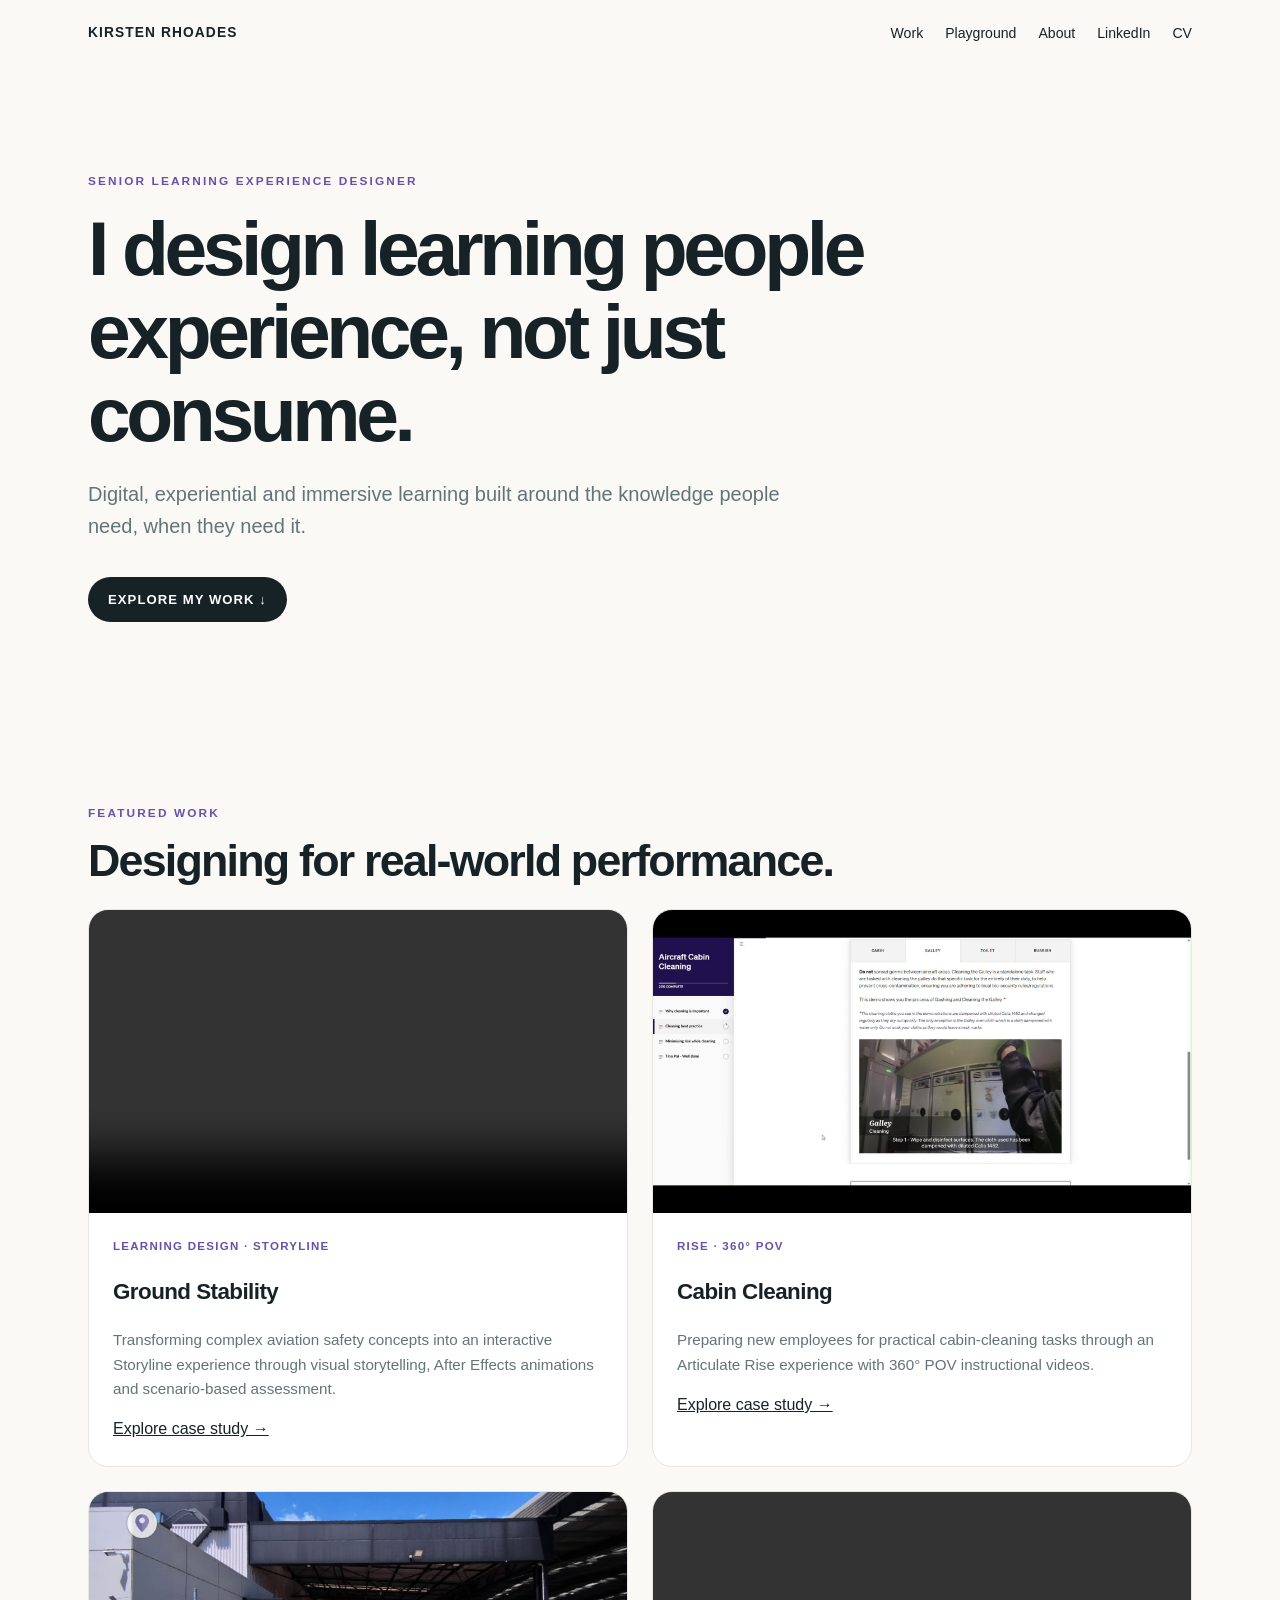
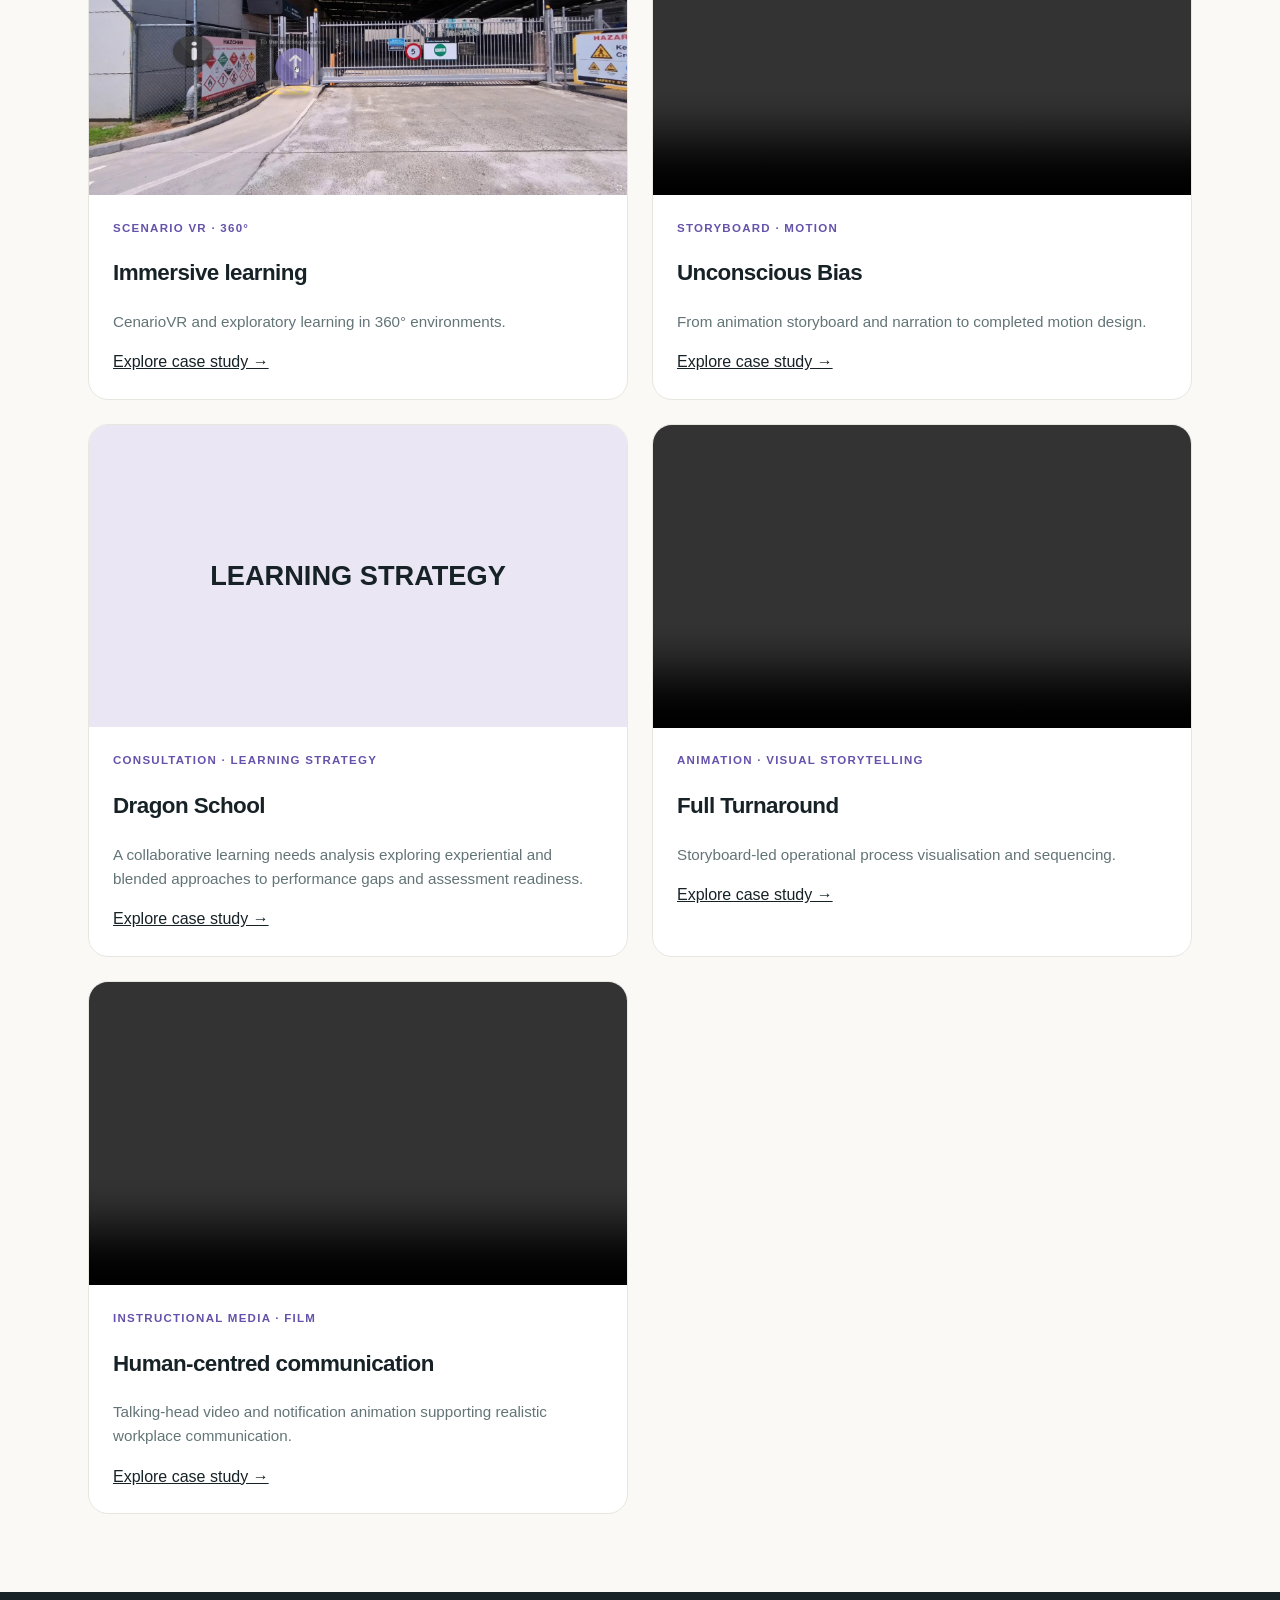
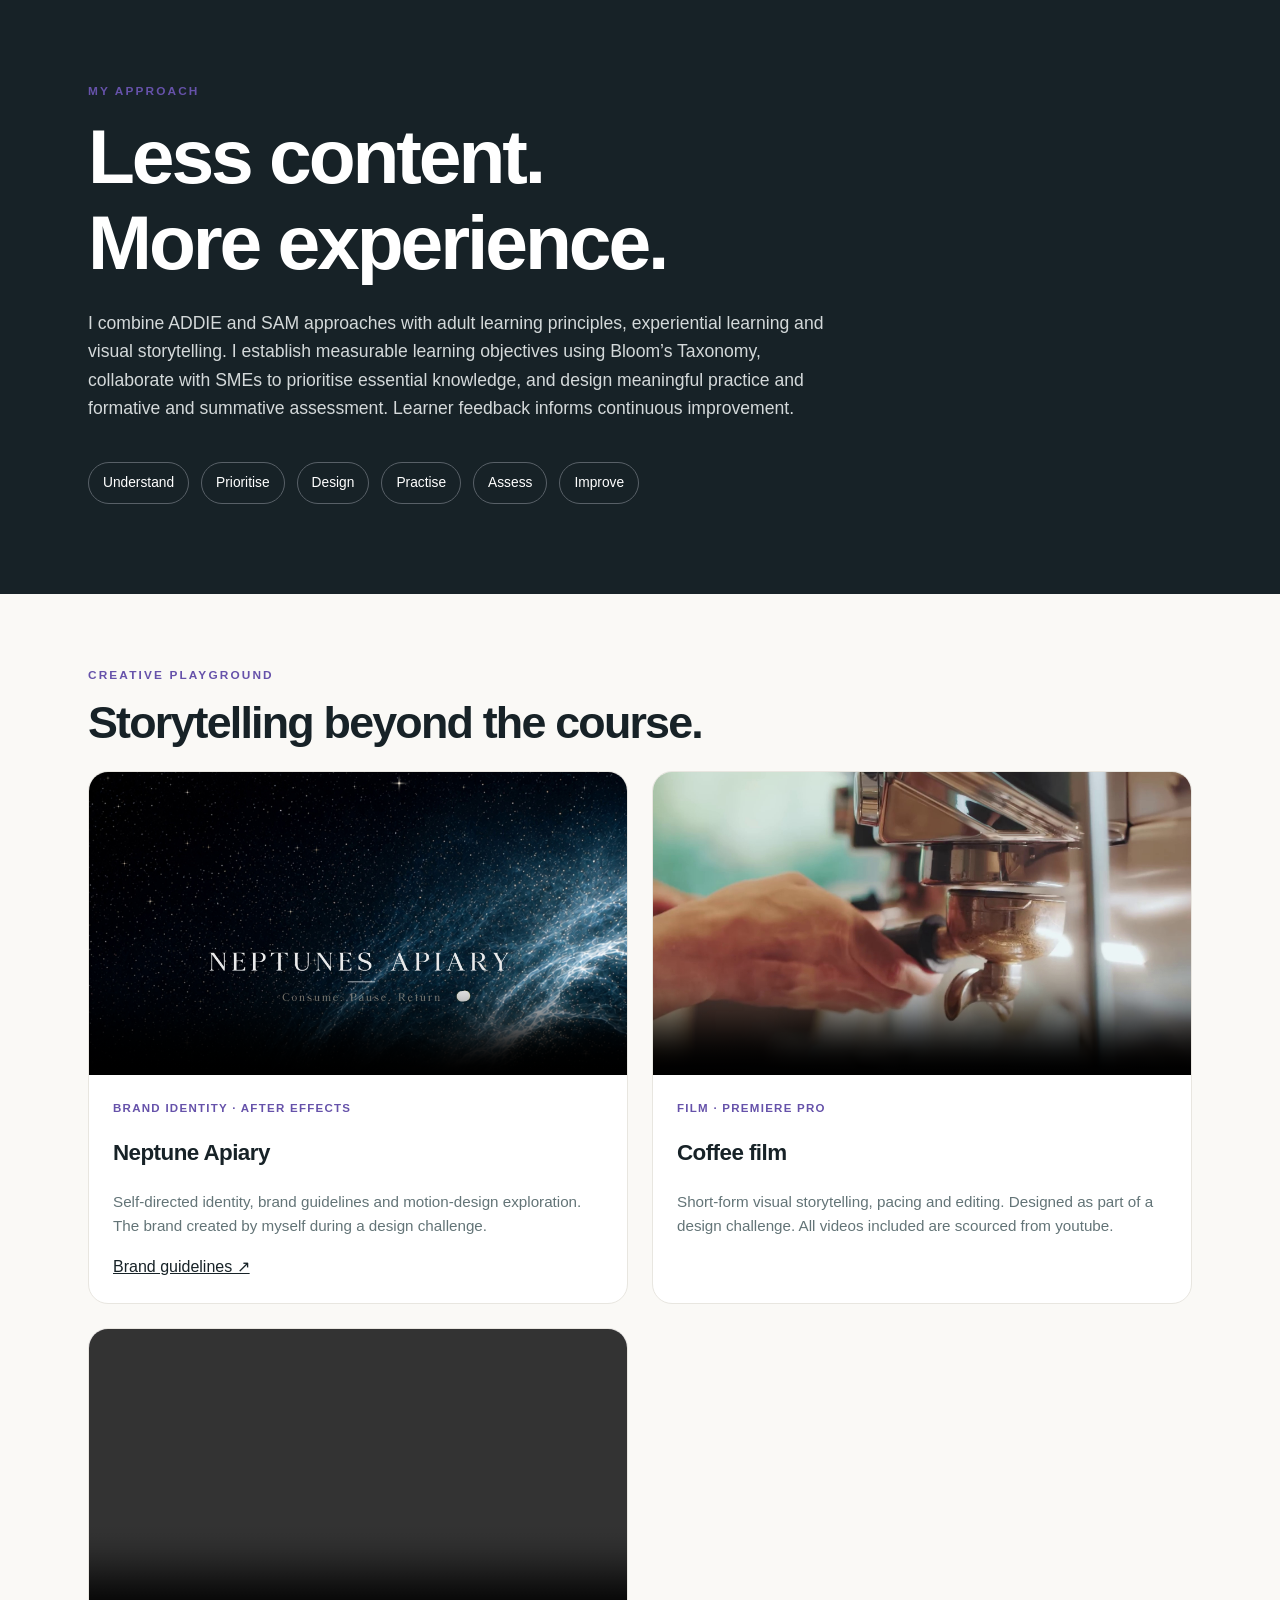
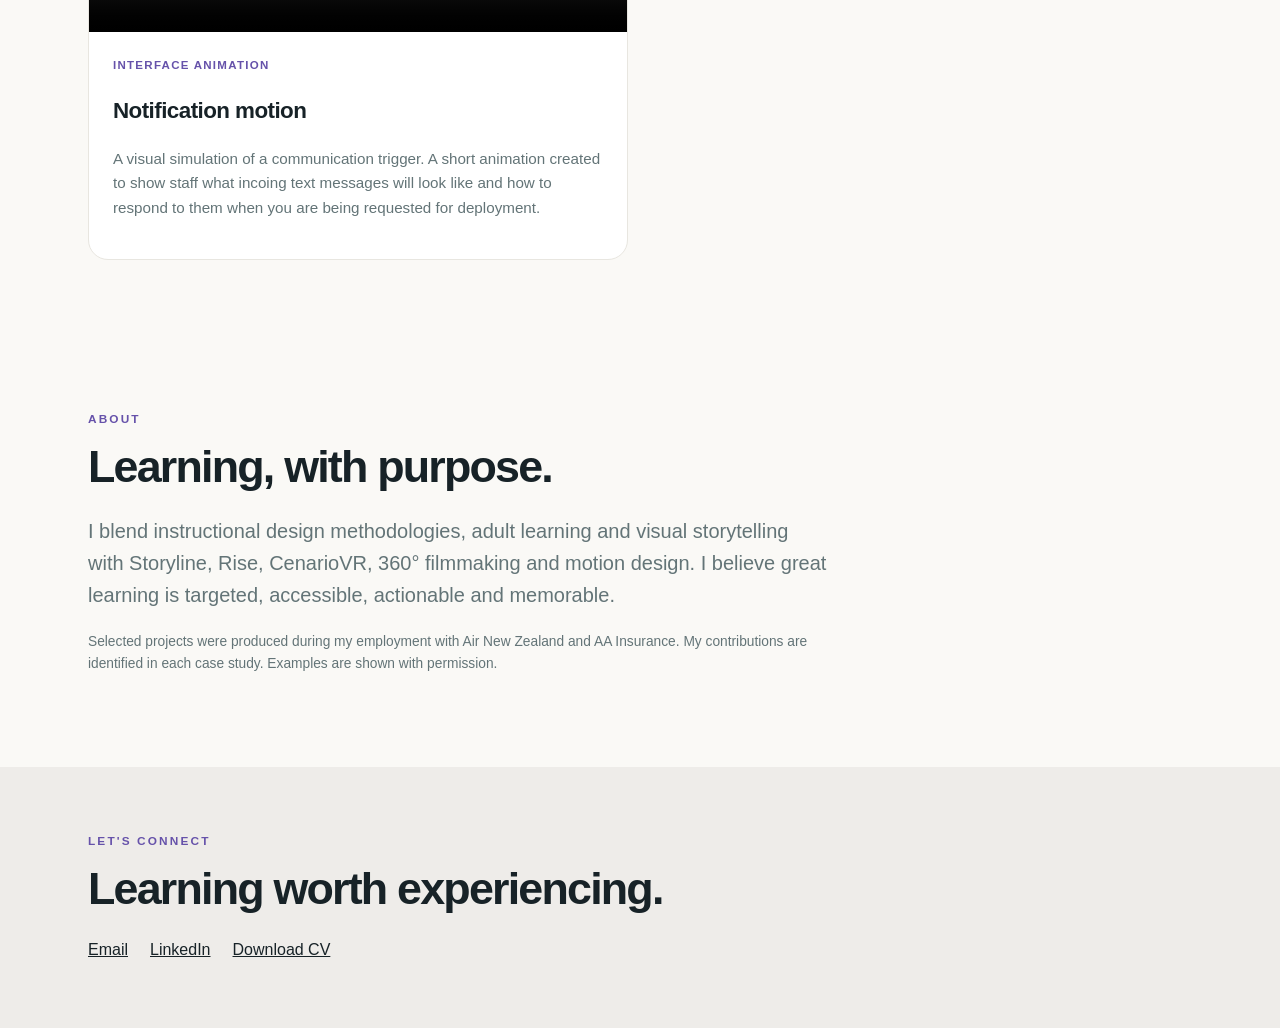
<file: index.html>
<!DOCTYPE html>

<html lang="en"><head><meta charset="utf-8"/><meta content="width=device-width, initial-scale=1" name="viewport"/><meta content="Kirsten Rhoades - learner-centred digital and experiential learning portfolio" name="description"/><title>Learning Experience Design | Kirsten Rhoades</title><link href="css/style.css" rel="stylesheet"/></head><body><header class="wrap nav"><a class="brand" href="index.html">KIRSTEN RHOADES</a><nav class="navlinks"><a href="index.html#work">Work</a><a href="index.html#playground">Playground</a><a href="index.html#about">About</a><a href="https://www.linkedin.com/in/kirsten-rhoades-006260187/" target="_blank" rel="noopener noreferrer">LinkedIn</a><a href="assets/Kirsten-Rhoades-CV.docx">CV</a></nav></header><main><section class="wrap hero"><div class="eyebrow">Senior Learning Experience Designer</div><h1>I design learning people experience, not just consume.</h1><p class="lead">Digital, experiential and immersive learning built around the knowledge people need, when they need it.</p>
  <a class="button" href="#work">EXPLORE MY WORK ↓</a></section><section class="wrap section" id="work"><div class="eyebrow">Featured work</div><h2>Designing for real-world performance.</h2><div class="projects"><article class="project"><video controls="" muted="" playsinline="" preload="metadata"><source src="media/ground-stability-demo.mp4" type="video/mp4"/></video><div class="project-copy"><div class="meta">LEARNING DESIGN · STORYLINE</div><h3>Ground Stability</h3><p>Transforming complex aviation safety concepts into an interactive Storyline experience through visual storytelling, After Effects animations and scenario-based assessment.</p><a aria-label="Read Ground Stability case study" href="projects/ground-stability.html">Explore case study →</a></div></article><article class="project"><img alt="Preview of Cabin Cleaning video" src="images/projects/rise-poster.jpg"/><div class="project-copy"><div class="meta">RISE · 360° POV</div><h3>Cabin Cleaning</h3><p>Preparing new employees for practical cabin-cleaning tasks through an Articulate Rise experience with 360° POV instructional videos.</p><a aria-label="Read Cabin Cleaning case study" href="projects/cabin-cleaning.html">Explore case study →</a></div></article><article class="project"><img alt="Preview of Immersive learning video" src="images/projects/scenario-vr-poster.jpg"/><div class="project-copy"><div class="meta">SCENARIO VR · 360°</div><h3>Immersive learning</h3>
<p>CenarioVR and exploratory learning in 360° environments.</p><a aria-label="Read Immersive learning case study" href="projects/immersive-learning.html">Explore case study →</a></div></article><article class="project"><video controls="" muted="" playsinline="" preload="metadata"><source src="media/unconscious-bias.mp4" type="video/mp4"/></video><div class="project-copy"><div class="meta">STORYBOARD · MOTION</div><h3>Unconscious Bias</h3><p>From animation storyboard and narration to completed motion design.</p><a aria-label="Read Unconscious Bias case study" href="projects/unconscious-bias.html">Explore case study →</a></div></article><article class="project"><div style="aspect-ratio:16/9;display:grid;place-items:center;background:#eae6f4;font-size:1.7rem;font-weight:700">LEARNING STRATEGY</div><div class="project-copy"><div class="meta">CONSULTATION · LEARNING STRATEGY</div><h3>Dragon School</h3><p>A collaborative learning needs analysis exploring experiential and blended approaches to performance gaps and assessment readiness.</p><a aria-label="Read Dragon School case study" href="projects/dragon-school.html">Explore case study →</a></div></article><article class="project"><video controls="" muted="" playsinline="" preload="metadata"><source src="media/full-turnaround.mp4" type="video/mp4"/></video><div class="project-copy"><div class="meta">ANIMATION · VISUAL STORYTELLING</div><h3>Full Turnaround</h3><p>Storyboard-led operational process visualisation and sequencing.</p><a aria-label="Read Full Turnaround case study" href="projects/turnaround.html">Explore case study →</a></div></article><article class="project"><video controls="" muted="" playsinline="" preload="metadata"><source src="media/talking-head-demo.mp4" type="video/mp4"/></video><div class="project-copy"><div class="meta">INSTRUCTIONAL MEDIA · FILM</div><h3>Human-centred communication</h3><p>Talking-head video and notification animation supporting realistic workplace communication.</p><a href="projects/instructional-media.html">Explore case study →</a></div></article></div></section><section class="philosophy"><div class="wrap"><div class="eyebrow">My approach</div><h2>Less content.<br/>More experience.</h2><p>I combine ADDIE and SAM approaches with adult learning principles, experiential learning and visual storytelling. I establish measurable learning objectives using Bloom’s Taxonomy, collaborate with SMEs to prioritise essential knowledge, and design meaningful practice and formative and summative assessment. Learner feedback informs continuous improvement.</p><div class="steps"><span>Understand</span><span>Prioritise</span><span>Design</span><span>Practise</span><span>Assess</span><span>Improve</span></div></div></section><section class="wrap section" id="playground"><div class="eyebrow">Creative playground</div><h2>Storytelling beyond the course.</h2><div class="projects"><article class="project"><video controls="" muted="" playsinline="" poster="images/projects/neptune-poster.jpg" preload="metadata"><source src="media/neptune-apiary-logo-animation.mp4" type="video/mp4"/></video><div class="project-copy"><div class="meta">BRAND IDENTITY · AFTER EFFECTS</div><h3>Neptune Apiary</h3>
  <p>Self-directed identity, brand guidelines and motion-design exploration. The brand created by myself during a design challenge. </p><a href="assets/neptune-apiary-brand-guidelines.pdf">Brand guidelines ↗</a></div></article><article class="project"><video controls="" muted="" playsinline="" poster="images/projects/coffee-poster.jpg" preload="metadata"><source src="media/coffee-film.mp4" type="video/mp4"/></video><div class="project-copy"><div class="meta">FILM · PREMIERE PRO</div><h3>Coffee film</h3>
    <p>Short-form visual storytelling, pacing and editing. Designed as part of a design challenge. All videos included are scourced from youtube.</p></div></article><article class="project"><video controls="" muted="" playsinline="" preload="metadata"><source src="media/notification-demo.mp4" type="video/mp4"/></video><div class="project-copy"><div class="meta">INTERFACE ANIMATION</div><h3>Notification motion</h3>
      <p>A visual simulation of a communication trigger. A short animation created to show staff what incoing text messages will look like and how to respond to them when you are being requested for deployment. </p></div></article></div></section><section class="wrap section" id="about"><div class="eyebrow">About</div><h2>Learning, with purpose.</h2>
        <p class="lead">I blend instructional design methodologies, adult learning and visual storytelling with Storyline, Rise, CenarioVR, 360° filmmaking and motion design. I believe great learning is targeted, accessible, actionable and memorable.</p><p class="small">Selected projects were produced during my employment with Air New Zealand and AA Insurance. My contributions are identified in each case study. Examples are shown with permission.</p></section></main><footer class="footer"><div class="wrap"><div class="eyebrow">Let's connect</div><h2>Learning worth experiencing.</h2><div class="footer-links"><a href="mailto:kirstenrhoades@gmail.com">Email</a><a href="https://www.linkedin.com/in/kirsten-rhoades-006260187/" target="_blank" rel="noopener noreferrer">LinkedIn</a><a href="assets/Kirsten-Rhoades-CV.docx">Download CV</a></div></div></footer></body></html>
</file>
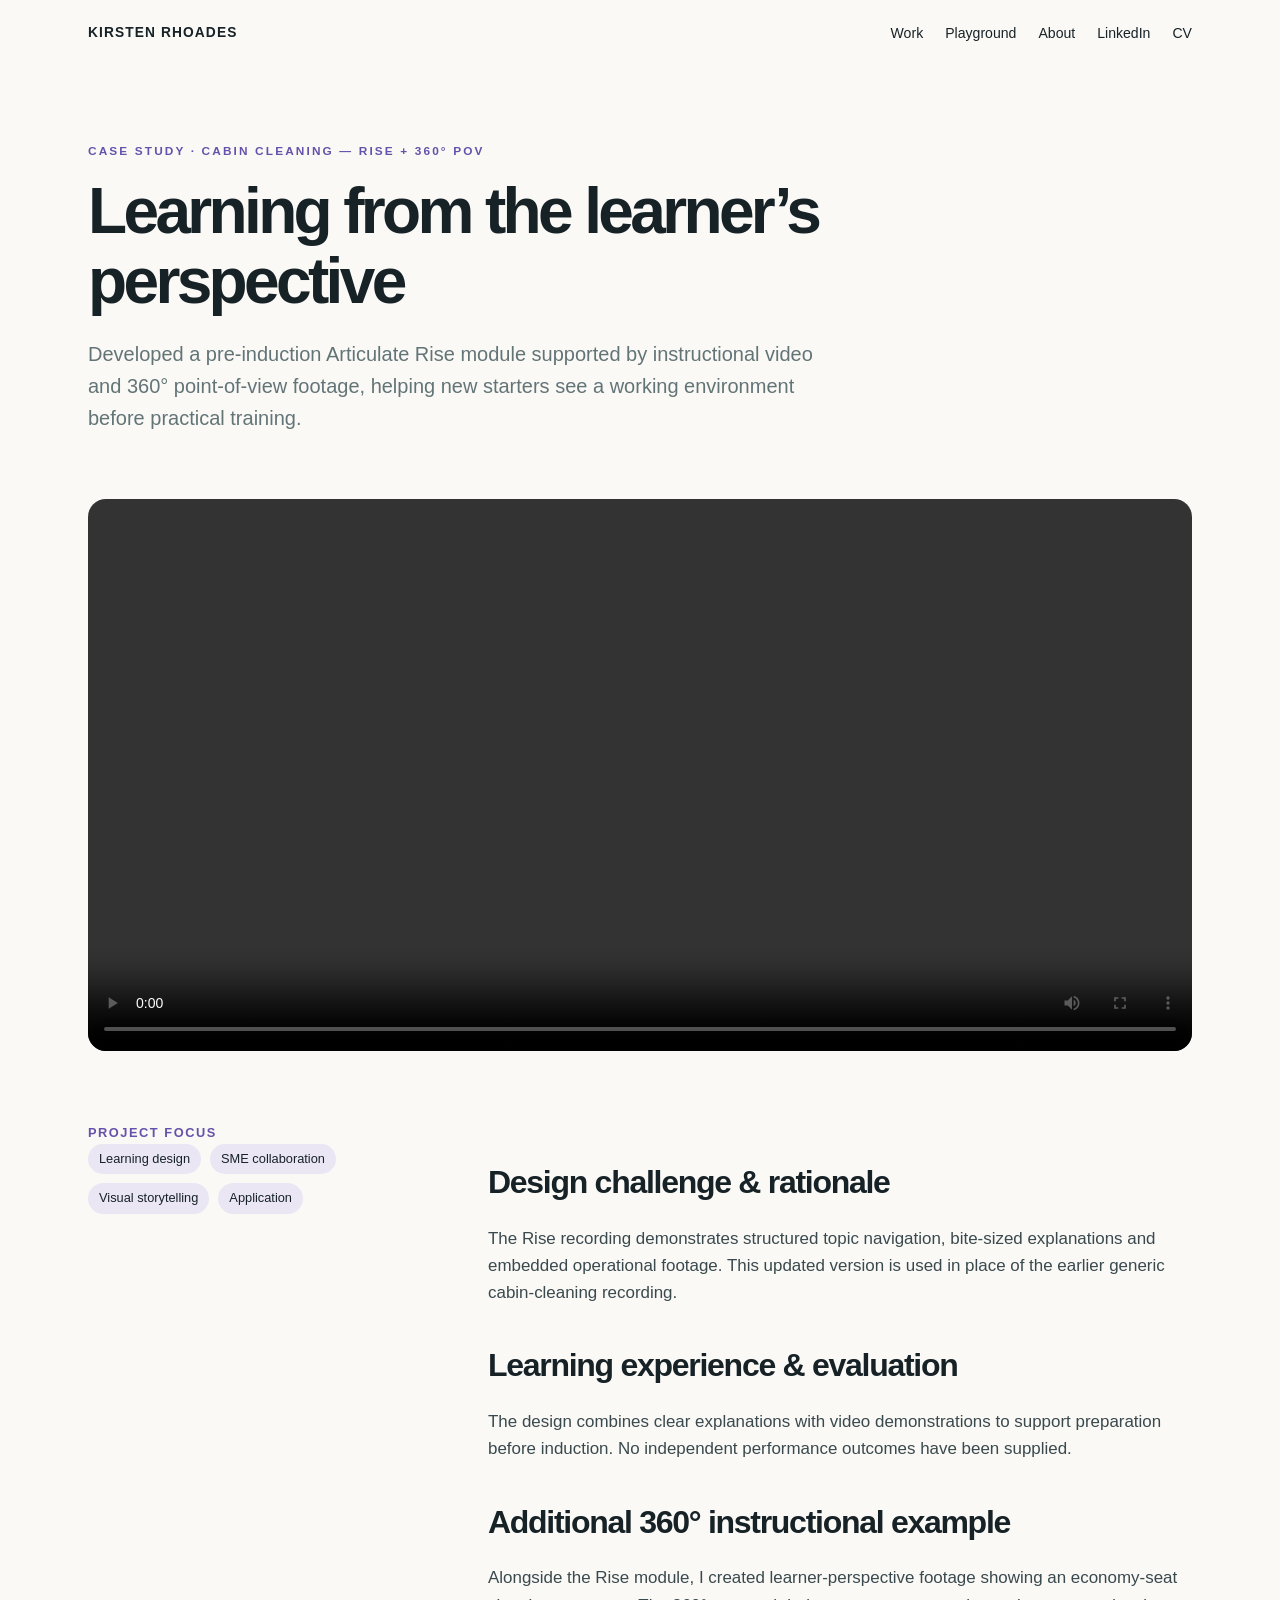
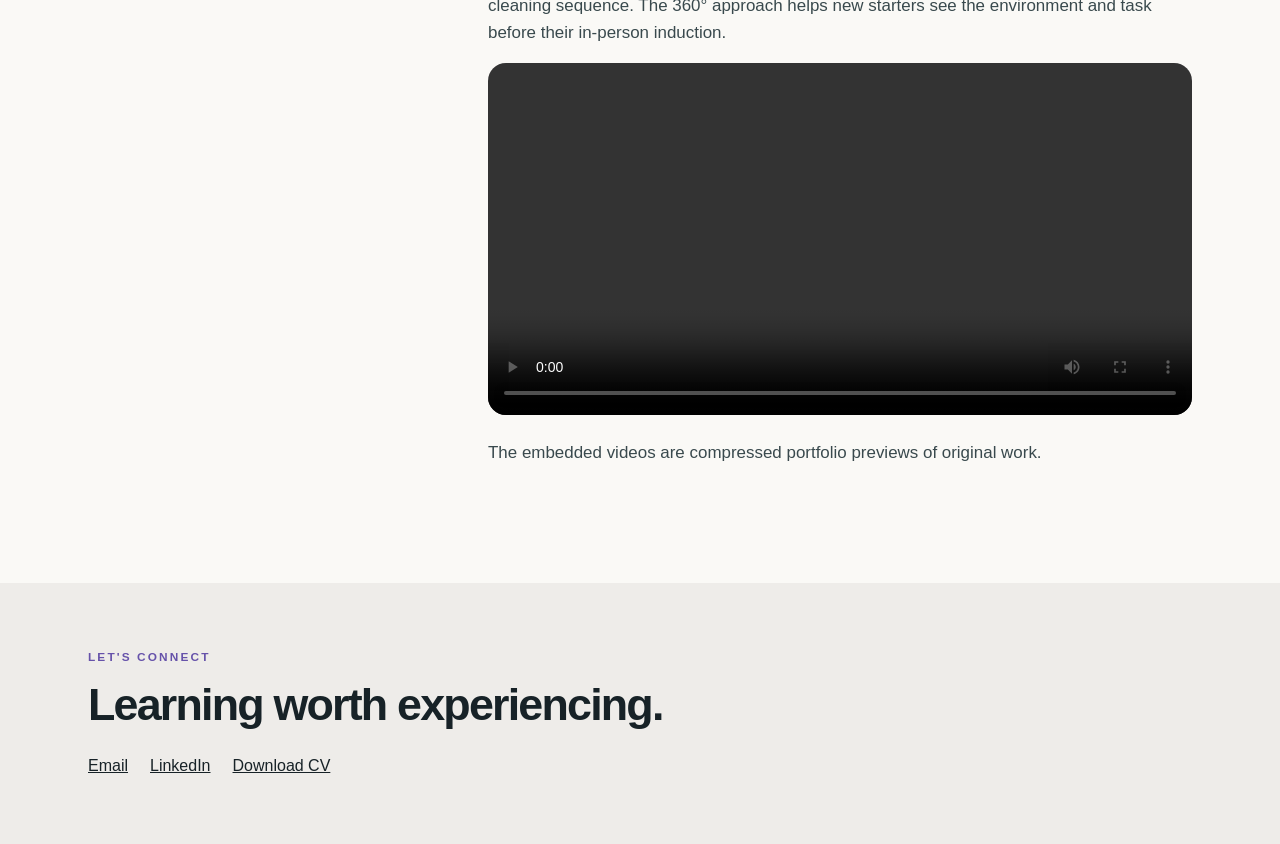
<file: projects/cabin-cleaning.html>
<!DOCTYPE html>

<html lang="en"><head><meta charset="utf-8"/><meta content="width=device-width, initial-scale=1" name="viewport"/><meta content="Kirsten Rhoades - learner-centred digital and experiential learning portfolio" name="description"/><title>Cabin Cleaning — Rise + 360° POV | Kirsten Rhoades</title><link href="../css/style.css" rel="stylesheet"/></head><body><header class="wrap nav"><a class="brand" href="../index.html">KIRSTEN RHOADES</a><nav class="navlinks"><a href="../index.html#work">Work</a><a href="../index.html#playground">Playground</a><a href="../index.html#about">About</a><a href="https://www.linkedin.com/in/kirsten-rhoades-006260187/" target="_blank" rel="noopener noreferrer">LinkedIn</a><a href="../assets/Kirsten-Rhoades-CV.docx">CV</a></nav></header><main><section class="wrap pagehero"><div class="eyebrow">CASE STUDY · Cabin Cleaning — Rise + 360° POV</div><h1>Learning from the learner’s perspective</h1><p class="lead">Developed a pre-induction Articulate Rise module supported by instructional video and 360° point-of-view footage, helping new starters see a working environment before practical training.</p></section><div class="wrap project-body"><video class="feature-media" controls="" playsinline="" preload="metadata"><source src="../media/cabin-cleaning-rise.mp4" type="video/mp4"/></video><div class="cols"><div><div class="section-label">Project focus</div><div class="chips"><span>Learning design</span><span>SME collaboration</span><span>Visual storytelling</span><span>Application</span></div></div><div class="narrative"><h2>Design challenge &amp; rationale</h2><p>The Rise recording demonstrates structured topic navigation, bite-sized explanations and embedded operational footage. This updated version is used in place of the earlier generic cabin-cleaning recording.</p><h2>Learning experience &amp; evaluation</h2><p>The design combines clear explanations with video demonstrations to support preparation before induction. No independent performance outcomes have been supplied.</p><h2>Additional 360° instructional example</h2><p>Alongside the Rise module, I created learner-perspective footage showing an economy-seat cleaning sequence. The 360° approach helps new starters see the environment and task before their in-person induction.</p><video class="feature-media" controls="" playsinline="" preload="metadata"><source src="../media/economy-seat-360-demo.mp4" type="video/mp4"/></video><p class="small">The embedded videos are compressed portfolio previews of original work.</p></div></div></div></main><footer class="footer"><div class="wrap"><div class="eyebrow">Let's connect</div><h2>Learning worth experiencing.</h2><div class="footer-links"><a href="mailto:kirstenrhoades@gmail.com">Email</a><a href="https://www.linkedin.com/in/kirsten-rhoades-006260187/" target="_blank" rel="noopener noreferrer">LinkedIn</a><a href="../assets/Kirsten-Rhoades-CV.docx">Download CV</a></div></div></footer></body></html>
</file>
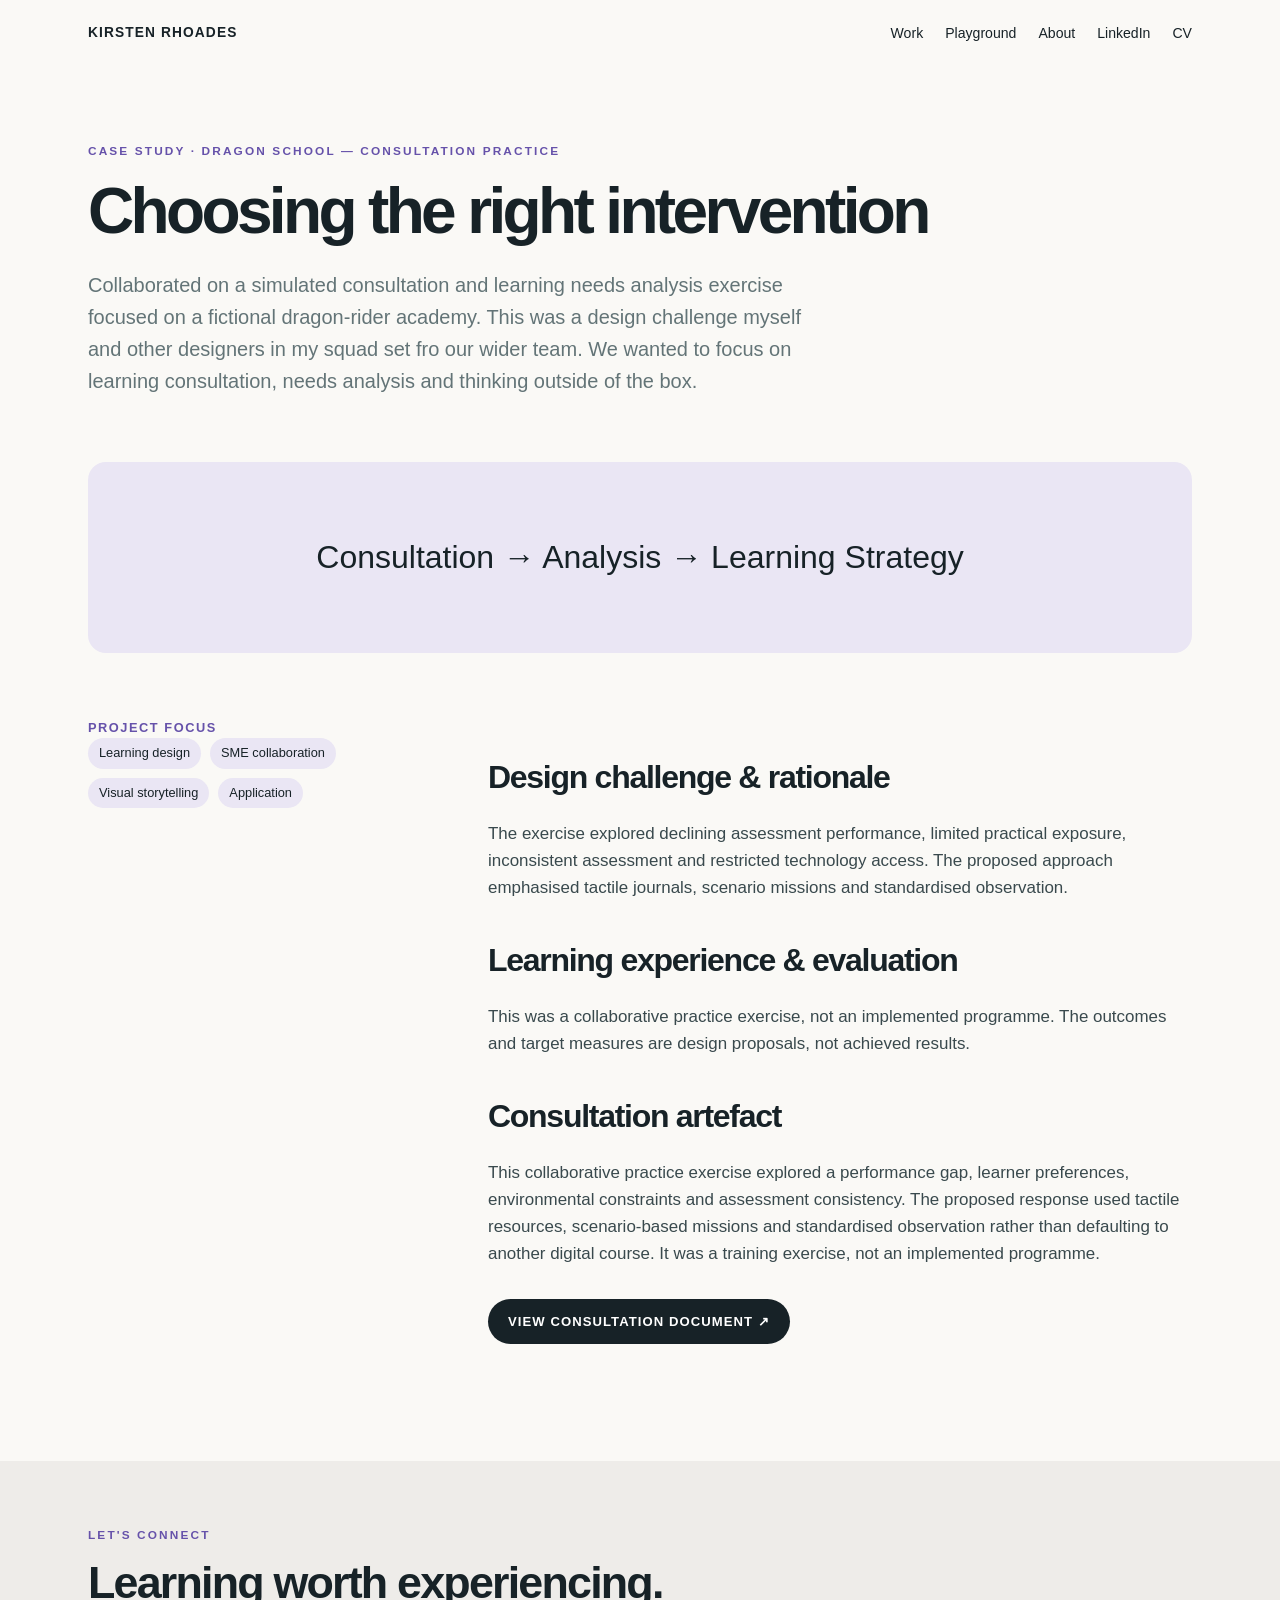
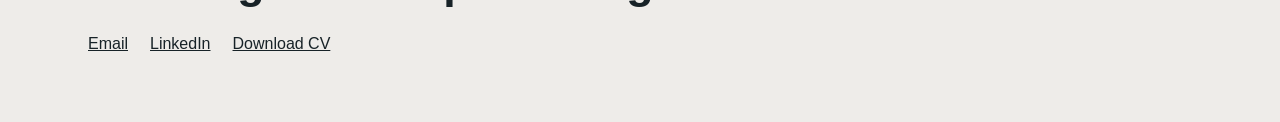
<file: projects/dragon-school.html>
<!DOCTYPE html>

<html lang="en"><head><meta charset="utf-8"/><meta content="width=device-width, initial-scale=1" name="viewport"/><meta content="Kirsten Rhoades - learner-centred digital and experiential learning portfolio" name="description"/><title>Dragon School — Consultation Practice | Kirsten Rhoades</title><link href="../css/style.css" rel="stylesheet"/></head><body><header class="wrap nav"><a class="brand" href="../index.html">KIRSTEN RHOADES</a><nav class="navlinks"><a href="../index.html#work">Work</a><a href="../index.html#playground">Playground</a><a href="../index.html#about">About</a><a href="https://www.linkedin.com/in/kirsten-rhoades-006260187/" target="_blank" rel="noopener noreferrer">LinkedIn</a><a href="../assets/Kirsten-Rhoades-CV.docx">CV</a></nav></header><main><section class="wrap pagehero"><div class="eyebrow">CASE STUDY · Dragon School — Consultation Practice</div><h1>Choosing the right intervention</h1>
<p class="lead">Collaborated on a simulated consultation and learning needs analysis exercise focused on a fictional dragon-rider academy. This was a design challenge myself and other designers in my squad set fro our wider team. We wanted to focus on learning consultation, needs analysis and thinking outside of the box.</p></section><div class="wrap project-body"><div class="feature-media" style="padding:70px 30px;background:#eae6f4;font-size:2rem;text-align:center">Consultation → Analysis → Learning Strategy</div><div class="cols"><div><div class="section-label">Project focus</div><div class="chips"><span>Learning design</span><span>SME collaboration</span><span>Visual storytelling</span><span>Application</span></div></div><div class="narrative"><h2>Design challenge &amp; rationale</h2><p>The exercise explored declining assessment performance, limited practical exposure, inconsistent assessment and restricted technology access. The proposed approach emphasised tactile journals, scenario missions and standardised observation.</p><h2>Learning experience &amp; evaluation</h2><p>This was a collaborative practice exercise, not an implemented programme. The outcomes and target measures are design proposals, not achieved results.</p><h2>Consultation artefact</h2><p>This collaborative practice exercise explored a performance gap, learner preferences, environmental constraints and assessment consistency. The proposed response used tactile resources, scenario-based missions and standardised observation rather than defaulting to another digital course. It was a training exercise, not an implemented programme.</p><p><a class="button" href="../assets/dragon-school-consultation.docx">VIEW CONSULTATION DOCUMENT ↗</a></p></div></div></div></main><footer class="footer"><div class="wrap"><div class="eyebrow">Let's connect</div><h2>Learning worth experiencing.</h2><div class="footer-links"><a href="mailto:kirstenrhoades@gmail.com">Email</a><a href="https://www.linkedin.com/in/kirsten-rhoades-006260187/" target="_blank" rel="noopener noreferrer">LinkedIn</a><a href="../assets/Kirsten-Rhoades-CV.docx">Download CV</a></div></div></footer></body></html>
</file>
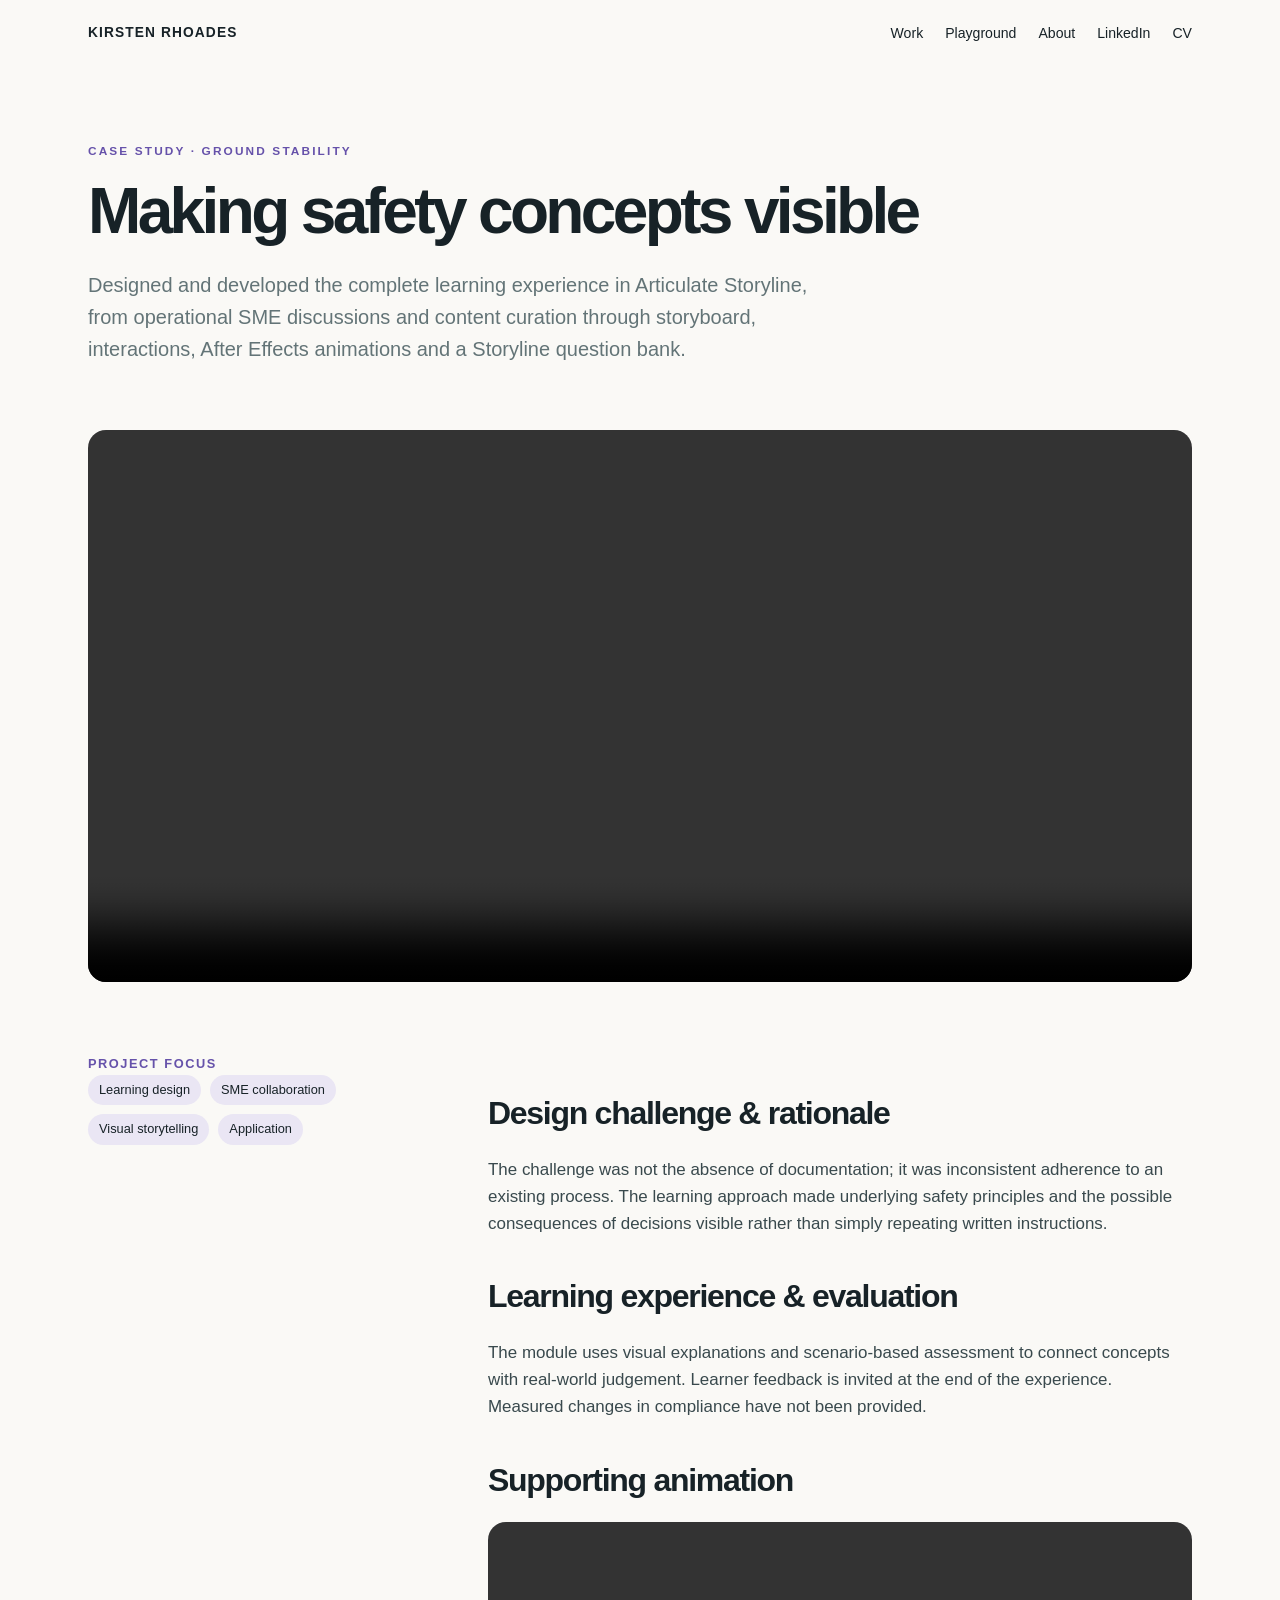
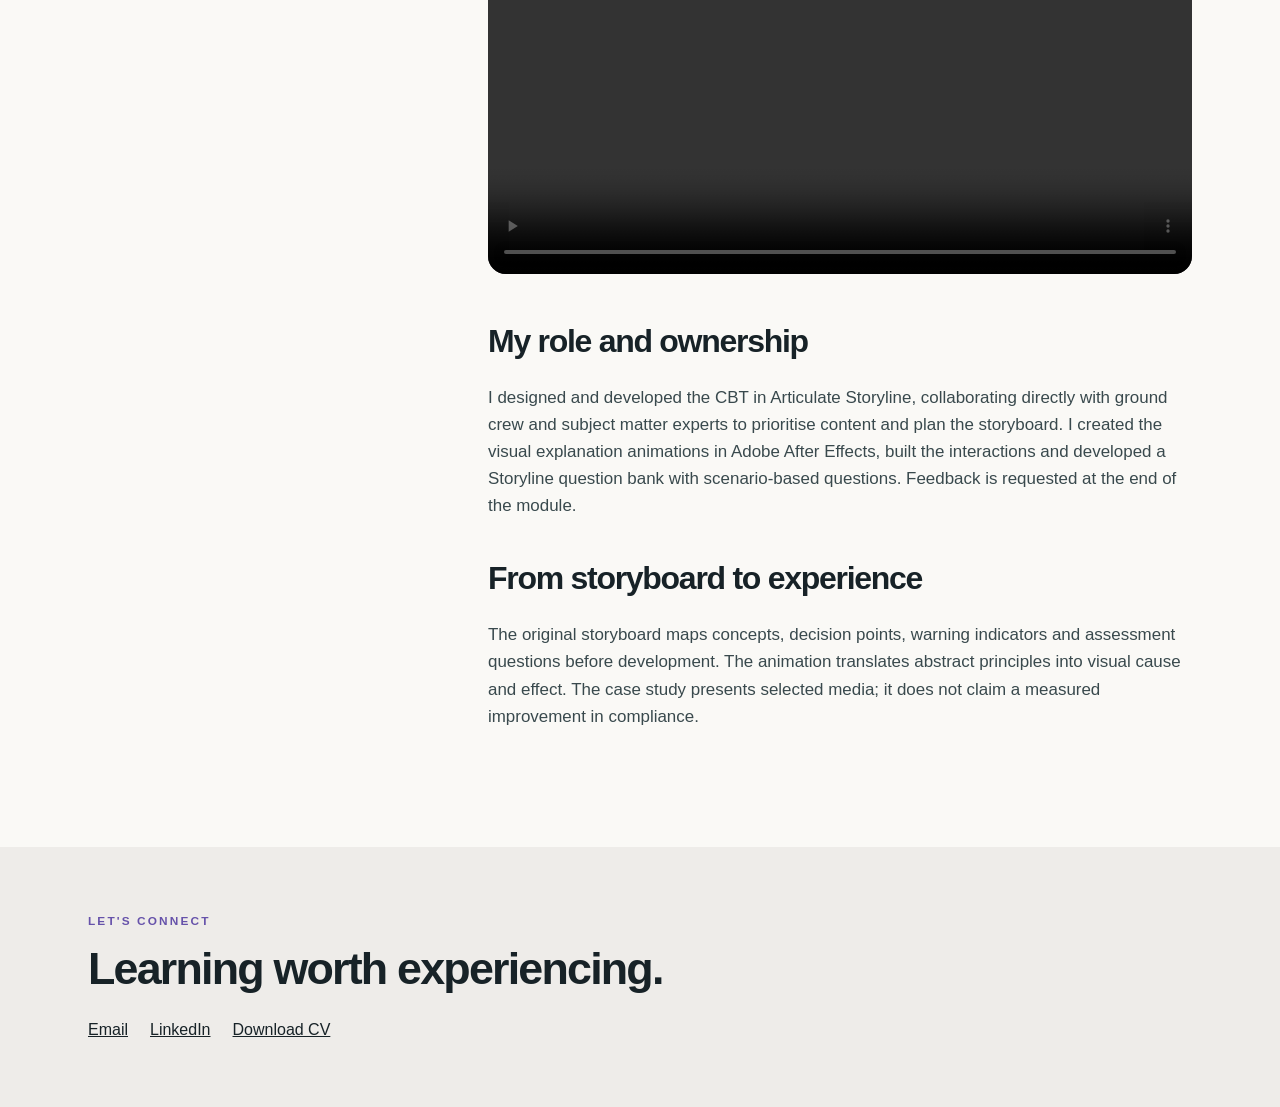
<file: projects/ground-stability.html>
<!DOCTYPE html>

<html lang="en"><head><meta charset="utf-8"/><meta content="width=device-width, initial-scale=1" name="viewport"/><meta content="Kirsten Rhoades - learner-centred digital and experiential learning portfolio" name="description"/><title>Ground Stability | Kirsten Rhoades</title><link href="../css/style.css" rel="stylesheet"/></head><body><header class="wrap nav"><a class="brand" href="../index.html">KIRSTEN RHOADES</a><nav class="navlinks"><a href="../index.html#work">Work</a><a href="../index.html#playground">Playground</a><a href="../index.html#about">About</a><a href="https://www.linkedin.com/in/kirsten-rhoades-006260187/" target="_blank" rel="noopener noreferrer">LinkedIn</a><a href="../assets/Kirsten-Rhoades-CV.docx">CV</a></nav></header><main><section class="wrap pagehero"><div class="eyebrow">CASE STUDY · Ground Stability</div><h1>Making safety concepts visible</h1><p class="lead">Designed and developed the complete learning experience in Articulate Storyline, from operational SME discussions and content curation through storyboard, interactions, After Effects animations and a Storyline question bank.</p></section><div class="wrap project-body"><video class="feature-media" controls="" playsinline="" preload="metadata"><source src="../media/ground-stability-demo.mp4" type="video/mp4"/></video><div class="cols"><div><div class="section-label">Project focus</div><div class="chips"><span>Learning design</span><span>SME collaboration</span><span>Visual storytelling</span><span>Application</span></div></div><div class="narrative"><h2>Design challenge &amp; rationale</h2><p>The challenge was not the absence of documentation; it was inconsistent adherence to an existing process. The learning approach made underlying safety principles and the possible consequences of decisions visible rather than simply repeating written instructions.</p><h2>Learning experience &amp; evaluation</h2><p>The module uses visual explanations and scenario-based assessment to connect concepts with real-world judgement. Learner feedback is invited at the end of the experience. Measured changes in compliance have not been provided.</p><h2>Supporting animation</h2><video class="feature-media" controls="" playsinline="" preload="metadata"><source src="../media/full-turnaround.mp4" type="video/mp4"/></video><h2>My role and ownership</h2><p>I designed and developed the CBT in Articulate Storyline, collaborating directly with ground crew and subject matter experts to prioritise content and plan the storyboard. I created the visual explanation animations in Adobe After Effects, built the interactions and developed a Storyline question bank with scenario-based questions. Feedback is requested at the end of the module.</p><h2>From storyboard to experience</h2><p>The original storyboard maps concepts, decision points, warning indicators and assessment questions before development. The animation translates abstract principles into visual cause and effect. The case study presents selected media; it does not claim a measured improvement in compliance.</p></div></div></div></main><footer class="footer"><div class="wrap"><div class="eyebrow">Let's connect</div><h2>Learning worth experiencing.</h2><div class="footer-links"><a href="mailto:kirstenrhoades@gmail.com">Email</a><a href="https://www.linkedin.com/in/kirsten-rhoades-006260187/" target="_blank" rel="noopener noreferrer">LinkedIn</a><a href="../assets/Kirsten-Rhoades-CV.docx">Download CV</a></div></div></footer></body></html>
</file>
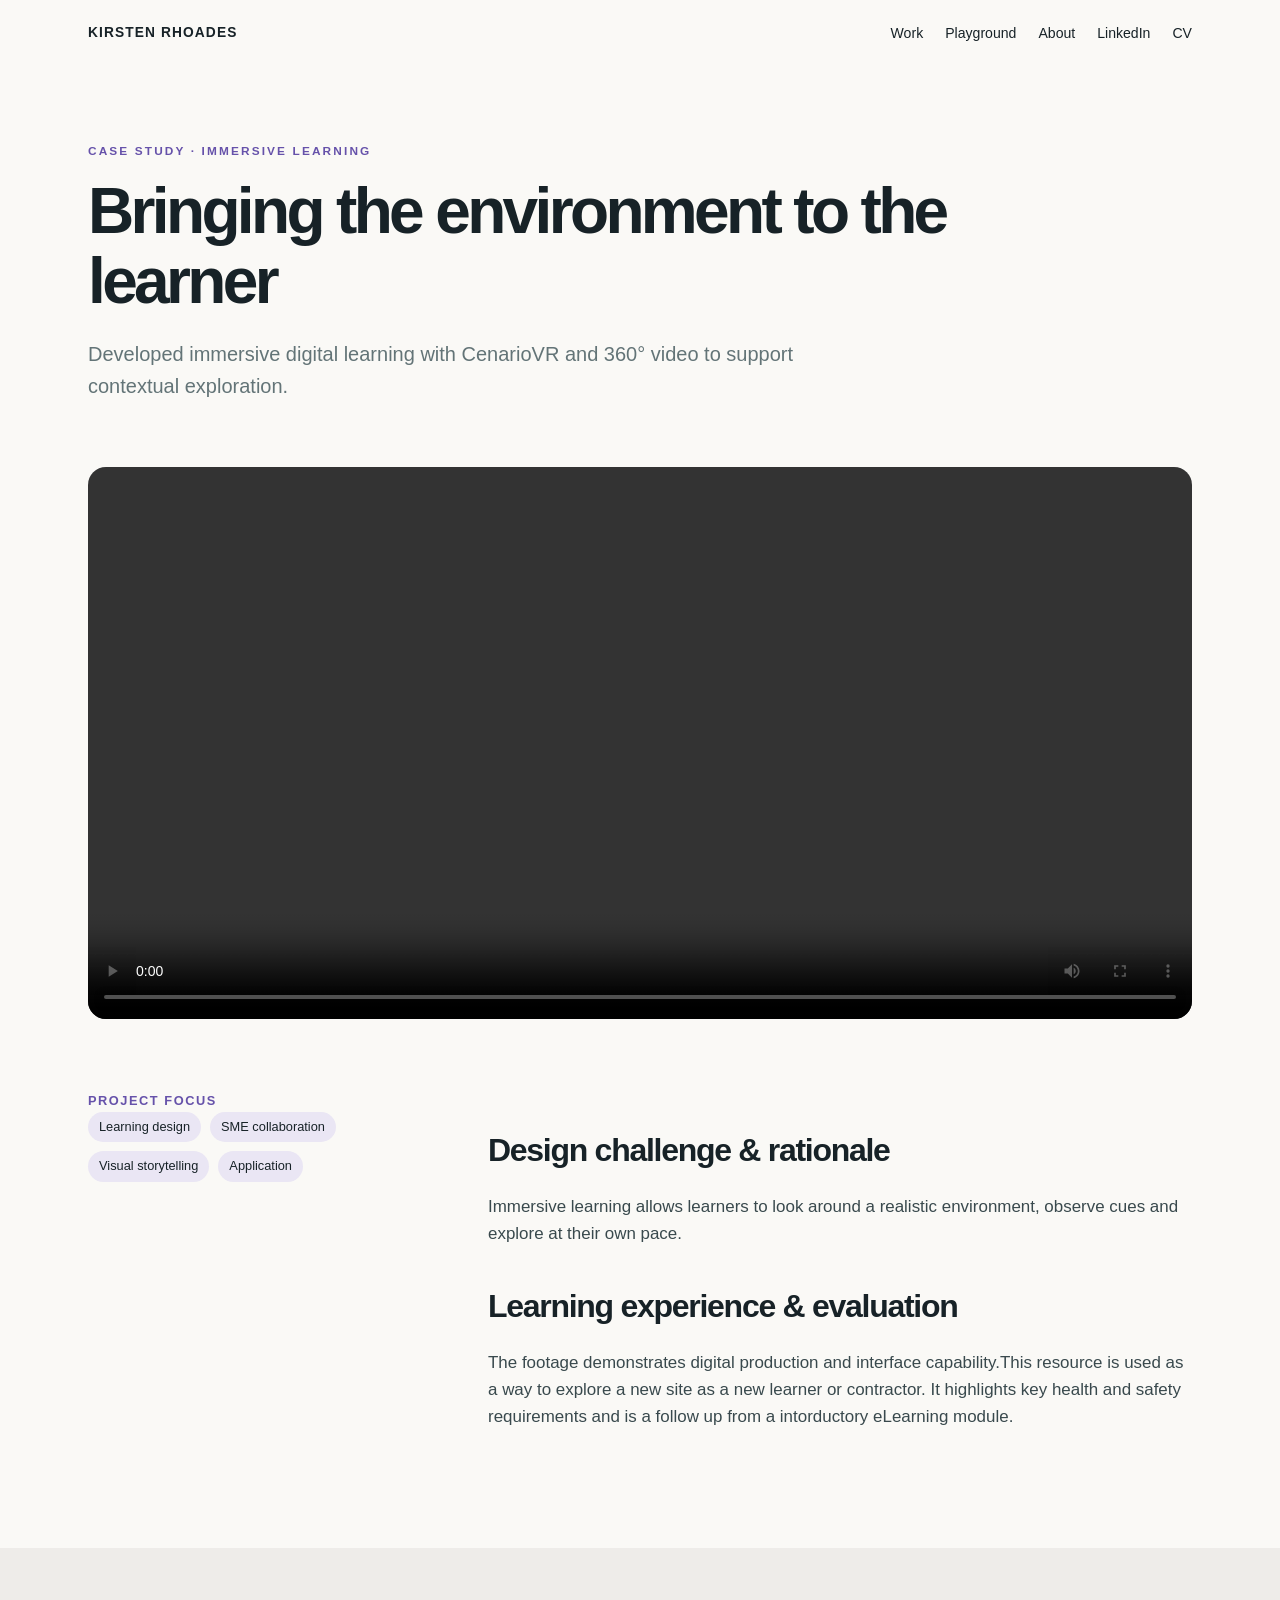
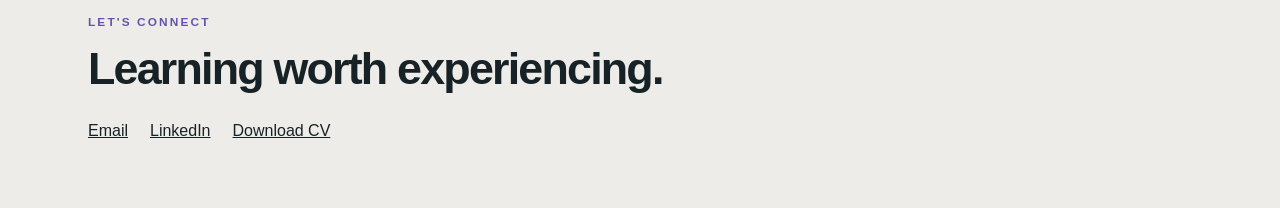
<file: projects/immersive-learning.html>
<!DOCTYPE html>
<html lang="en"><head><meta charset="utf-8"/><meta content="width=device-width, initial-scale=1" name="viewport"/><meta content="Kirsten Rhoades - learner-centred digital and experiential learning portfolio" name="description"/><title>Immersive Learning | Kirsten Rhoades</title><link href="../css/style.css" rel="stylesheet"/></head><body><header class="wrap nav"><a class="brand" href="../index.html">KIRSTEN RHOADES</a><nav class="navlinks"><a href="../index.html#work">Work</a><a href="../index.html#playground">Playground</a><a href="../index.html#about">About</a><a href="https://www.linkedin.com/in/kirsten-rhoades-006260187/" target="_blank" rel="noopener noreferrer">LinkedIn</a><a href="../assets/Kirsten-Rhoades-CV.docx">CV</a></nav></header><main><section class="wrap pagehero"><div class="eyebrow">CASE STUDY · Immersive Learning</div><h1>Bringing the environment to the learner</h1>
<p class="lead">Developed immersive digital learning with CenarioVR and 360° video to support contextual exploration.</p></section><div class="wrap project-body"><video class="feature-media" controls="" playsinline="" preload="metadata"><source src="../media/scenario-vr-360-demo.mp4" type="video/mp4"/></video><div class="cols"><div><div class="section-label">Project focus</div><div class="chips"><span>Learning design</span><span>SME collaboration</span><span>Visual storytelling</span><span>Application</span></div></div><div class="narrative"><h2>Design challenge &amp; rationale</h2><p>Immersive learning allows learners to look around a realistic environment, observe cues and explore at their own pace.</p><h2>Learning experience &amp; evaluation</h2>
<p>The footage demonstrates digital production and interface capability.This resource is used as a way to explore a new site as a new learner or contractor. It highlights key health and safety requirements and is a follow up from a intorductory eLearning module. </p></div></div></div></main><footer class="footer"><div class="wrap"><div class="eyebrow">Let's connect</div><h2>Learning worth experiencing.</h2><div class="footer-links"><a href="mailto:kirstenrhoades@gmail.com">Email</a><a href="https://www.linkedin.com/in/kirsten-rhoades-006260187/" target="_blank" rel="noopener noreferrer">LinkedIn</a><a href="../assets/Kirsten-Rhoades-CV.docx">Download CV</a></div></div></footer></body></html>
</file>
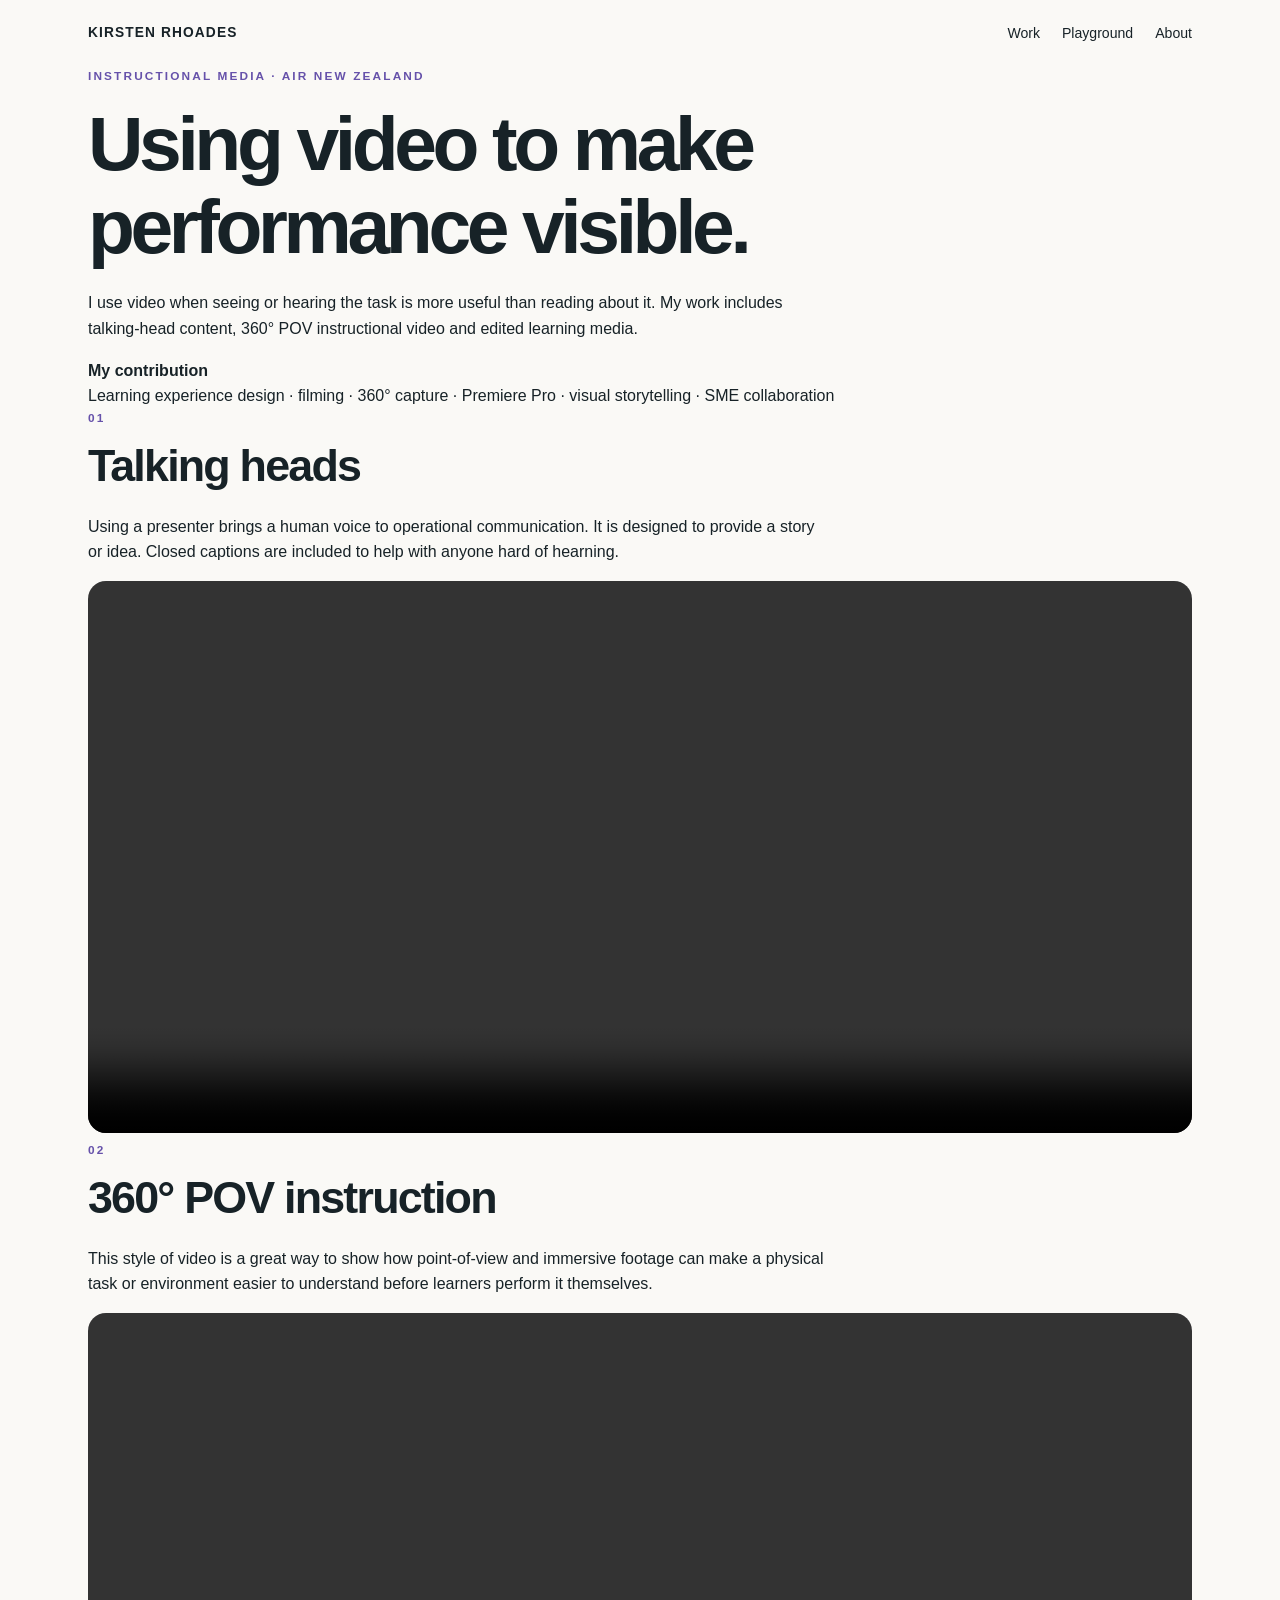
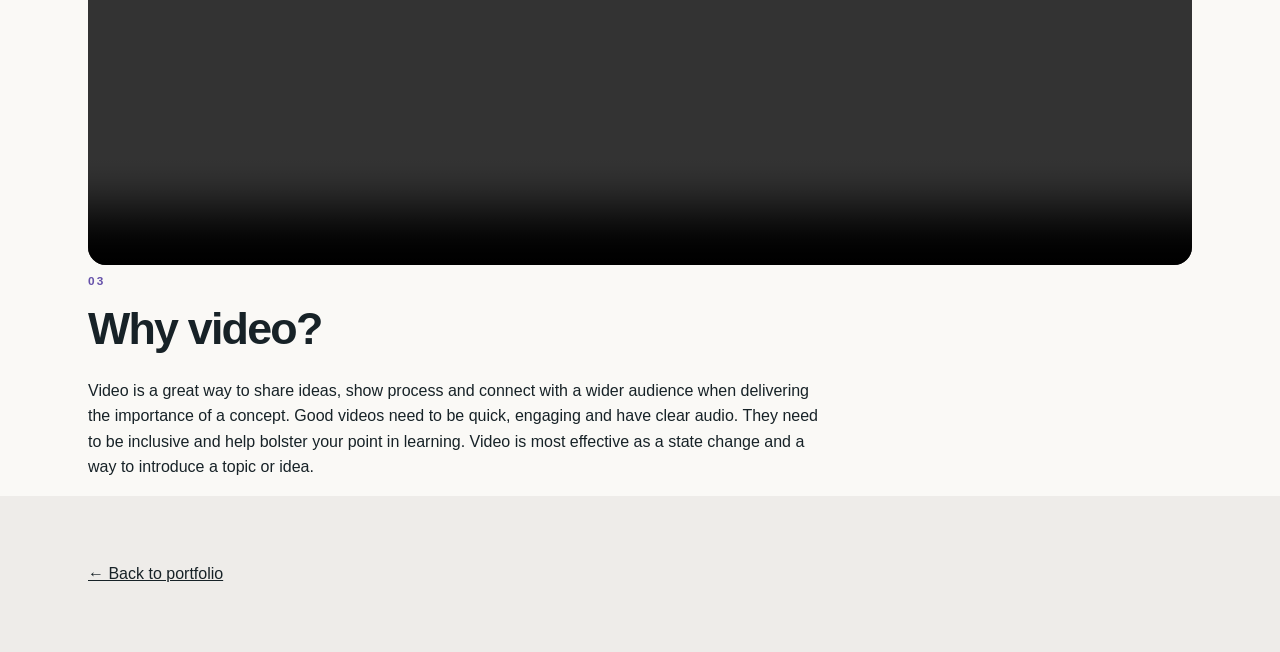
<file: projects/instructional-media.html>
<!DOCTYPE html>

<html lang="en"><head><meta charset="utf-8"/><meta content="width=device-width,initial-scale=1" name="viewport"/><title>Instructional Media | Kirsten Rhoades</title><link href="../css/style.css" rel="stylesheet"/></head><body>
<header class="wrap nav"><a class="brand" href="../index.html">KIRSTEN RHOADES</a><nav class="navlinks"><a href="../index.html#work">Work</a><a href="../index.html#playground">Playground</a><a href="../index.html#about">About</a></nav></header><main>
<section class="wrap case-hero"><div class="eyebrow">Instructional media · Air New Zealand</div><h1>Using video to make performance visible.</h1><div class="case-intro"><p>I use video when seeing or hearing the task is more useful than reading about it. My work includes talking-head content, 360° POV instructional video and edited learning media.</p><div class="small-note"><b>My contribution</b><br/>Learning experience design · filming · 360° capture · Premiere Pro · visual storytelling · SME collaboration</div></div></section>
<section class="wrap case-block"><div><div class="eyebrow">01</div><h2>Talking heads</h2></div><div>
  <p>Using a presenter brings a human voice to operational communication. It is designed to provide a story or idea. Closed captions are included to help with anyone hard of hearning. </p>
<video class="feature-media" controls="" playsinline="" preload="metadata">
  <source src="../media/talking-head-demo.mp4" " type="video/mp4"/>
</video>
</div></section>
<section class="wrap case-block"><div><div class="eyebrow">02</div><h2>360° POV instruction</h2></div><div>
  <p>This style of video is a great way to show how point-of-view and immersive footage can make a physical task or environment easier to understand before learners perform it themselves.</p>
  <video class="feature-media" controls="" playsinline="" preload="metadata">
    <source src="../media/economy-seat-360-demo.mp4" type="video/mp4"/>
  </video>
</div></section>
<section class="wrap case-block"><div><div class="eyebrow">03</div><h2>Why video?</h2></div><div>
  <p>Video is a great way to share ideas, show process and connect with a wider audience when delivering the importance of a concept. Good videos need to be quick, engaging and have clear audio. They need to be inclusive and help bolster your point in learning. Video is most effective as a state change and a way to introduce a topic or idea.</p></div></section>
</main><footer class="footer"><div class="wrap"><a class="text-link" href="../index.html">← Back to portfolio</a></div></footer></body></html>
</file>
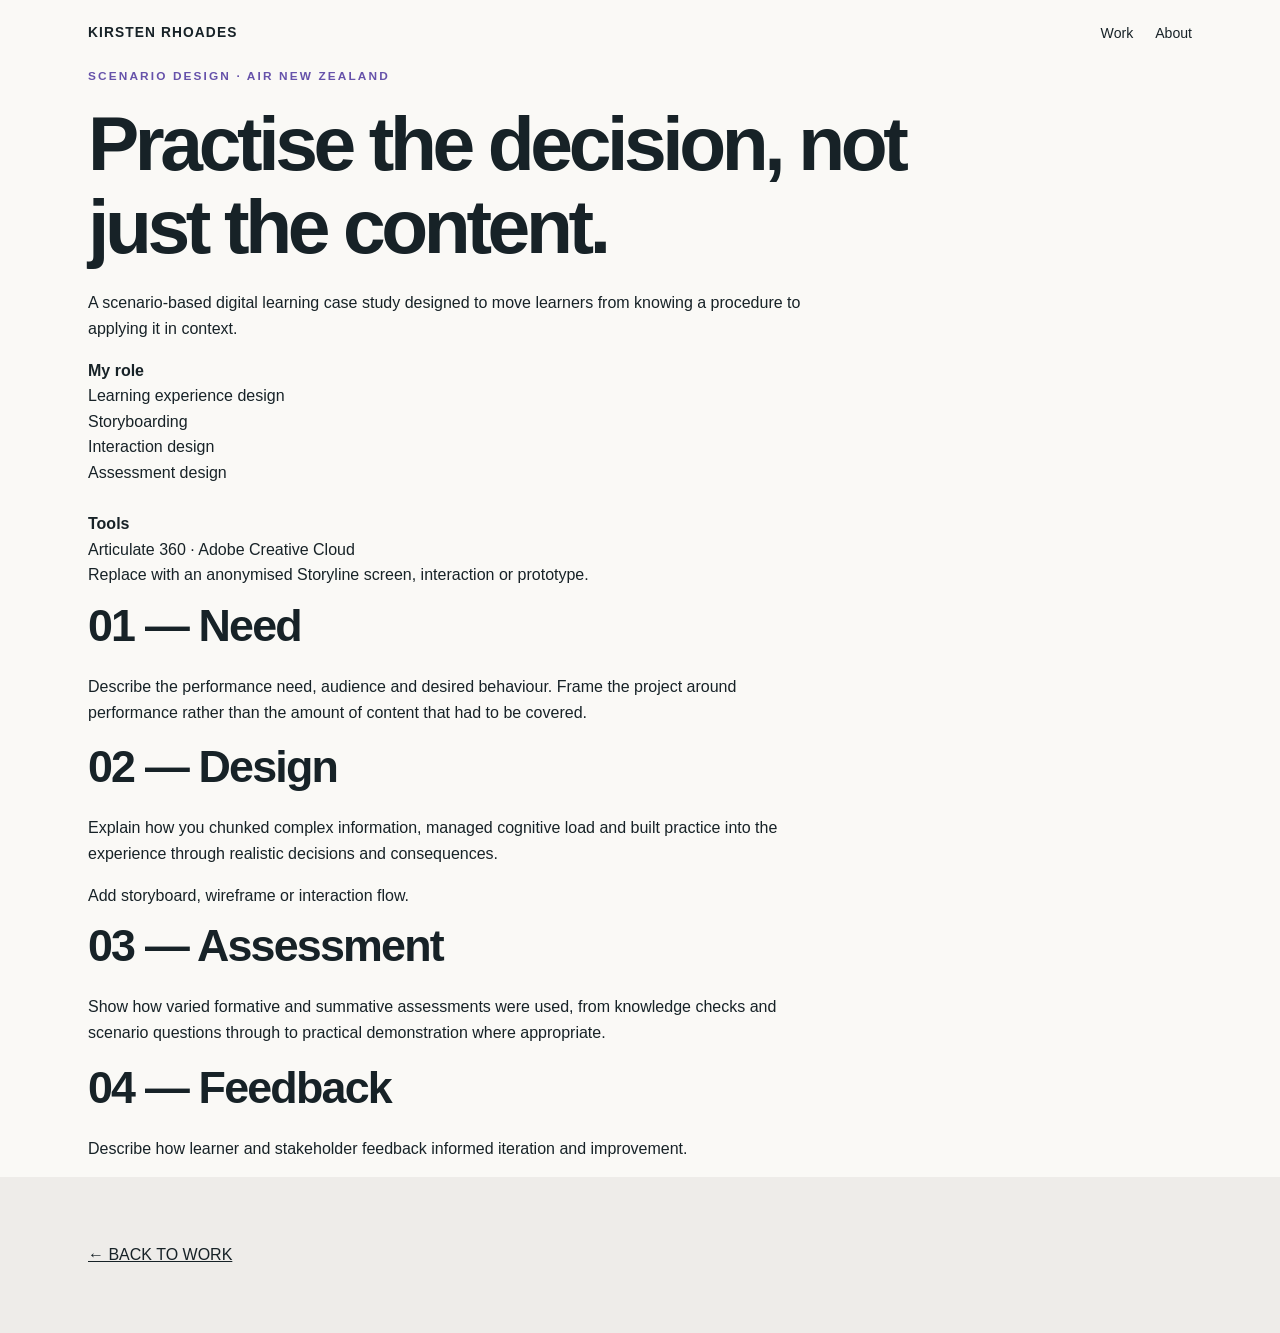
<file: projects/scenario-learning.html>
<!DOCTYPE html>
<html lang="en"><head><meta charset="utf-8"/><meta content="width=device-width,initial-scale=1" name="viewport"/><title>Scenario Learning | Kirsten Rhoades</title><link href="../css/style.css" rel="stylesheet"/></head><body><header class="wrap nav"><a class="brand" href="../index.html">KIRSTEN RHOADES</a><nav class="navlinks"><a href="../index.html#work">Work</a><a href="../index.html#about">About</a></nav></header><main><section class="wrap case-hero"><div class="eyebrow">Scenario Design · Air New Zealand</div><h1>Practise the decision, not just the content.</h1><div class="case-intro"><p>A scenario-based digital learning case study designed to move learners from knowing a procedure to applying it in context.</p><div><b>My role</b><br/>Learning experience design<br/>Storyboarding<br/>Interaction design<br/>Assessment design<br/><br/><b>Tools</b><br/>Articulate 360 · Adobe Creative Cloud</div></div><div class="placeholder">Replace with an anonymised Storyline screen, interaction or prototype.</div></section><section class="wrap case-block"><h2>01 — Need</h2><div><p>Describe the performance need, audience and desired behaviour. Frame the project around performance rather than the amount of content that had to be covered.</p></div></section><section class="wrap case-block"><h2>02 — Design</h2><div><p>Explain how you chunked complex information, managed cognitive load and built practice into the experience through realistic decisions and consequences.</p><div class="placeholder">Add storyboard, wireframe or interaction flow.</div></div></section><section class="wrap case-block"><h2>03 — Assessment</h2><div><p>Show how varied formative and summative assessments were used, from knowledge checks and scenario questions through to practical demonstration where appropriate.</p></div></section><section class="wrap case-block"><h2>04 — Feedback</h2><div><p>Describe how learner and stakeholder feedback informed iteration and improvement.</p></div></section></main><footer class="footer"><div class="wrap"><a class="pill" href="../index.html#work">← BACK TO WORK</a></div></footer><script src="../js/main.js"></script></body></html>
</file>
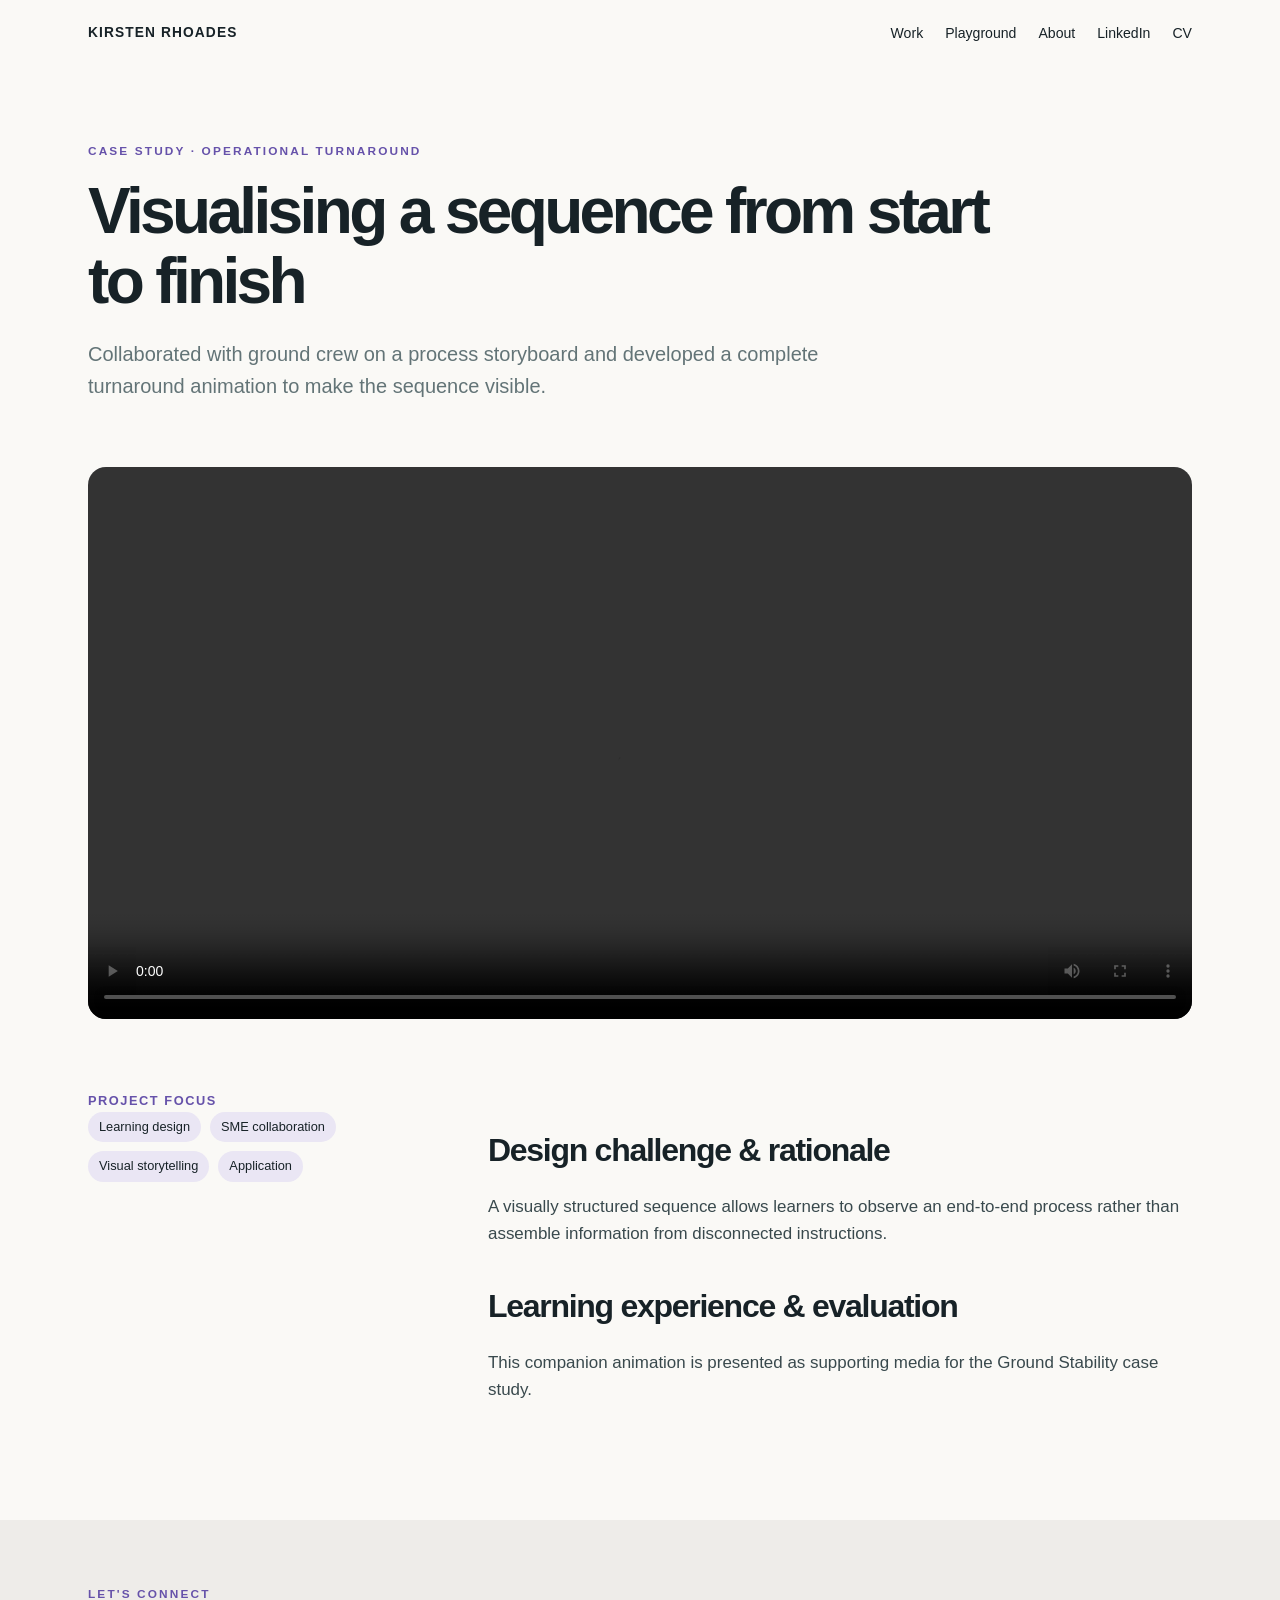
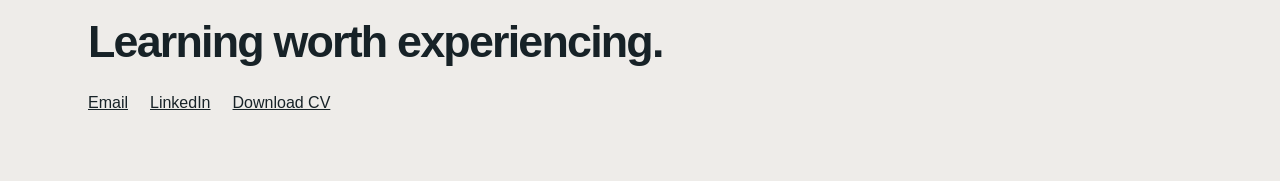
<file: projects/turnaround.html>
<!DOCTYPE html>
<html lang="en"><head><meta charset="utf-8"/><meta content="width=device-width, initial-scale=1" name="viewport"/><meta content="Kirsten Rhoades - learner-centred digital and experiential learning portfolio" name="description"/><title>Operational Turnaround | Kirsten Rhoades</title><link href="../css/style.css" rel="stylesheet"/></head><body><header class="wrap nav"><a class="brand" href="../index.html">KIRSTEN RHOADES</a><nav class="navlinks"><a href="../index.html#work">Work</a><a href="../index.html#playground">Playground</a><a href="../index.html#about">About</a><a href="https://www.linkedin.com/in/kirsten-rhoades-006260187/" target="_blank" rel="noopener noreferrer">LinkedIn</a><a href="../assets/Kirsten-Rhoades-CV.docx">CV</a></nav></header><main><section class="wrap pagehero"><div class="eyebrow">CASE STUDY · Operational Turnaround</div><h1>Visualising a sequence from start to finish</h1><p class="lead">Collaborated with ground crew on a process storyboard and developed a complete turnaround animation to make the sequence visible.</p></section><div class="wrap project-body"><video class="feature-media" controls="" playsinline="" preload="metadata"><source src="../media/full-turnaround.mp4" type="video/mp4"/></video><div class="cols"><div><div class="section-label">Project focus</div><div class="chips"><span>Learning design</span><span>SME collaboration</span><span>Visual storytelling</span><span>Application</span></div></div><div class="narrative"><h2>Design challenge &amp; rationale</h2><p>A visually structured sequence allows learners to observe an end-to-end process rather than assemble information from disconnected instructions.</p><h2>Learning experience &amp; evaluation</h2><p>This companion animation is presented as supporting media for the Ground Stability case study.</p></div></div></div></main><footer class="footer"><div class="wrap"><div class="eyebrow">Let's connect</div><h2>Learning worth experiencing.</h2><div class="footer-links"><a href="mailto:kirstenrhoades@gmail.com">Email</a><a href="https://www.linkedin.com/in/kirsten-rhoades-006260187/" target="_blank" rel="noopener noreferrer">LinkedIn</a><a href="../assets/Kirsten-Rhoades-CV.docx">Download CV</a></div></div></footer></body></html>
</file>
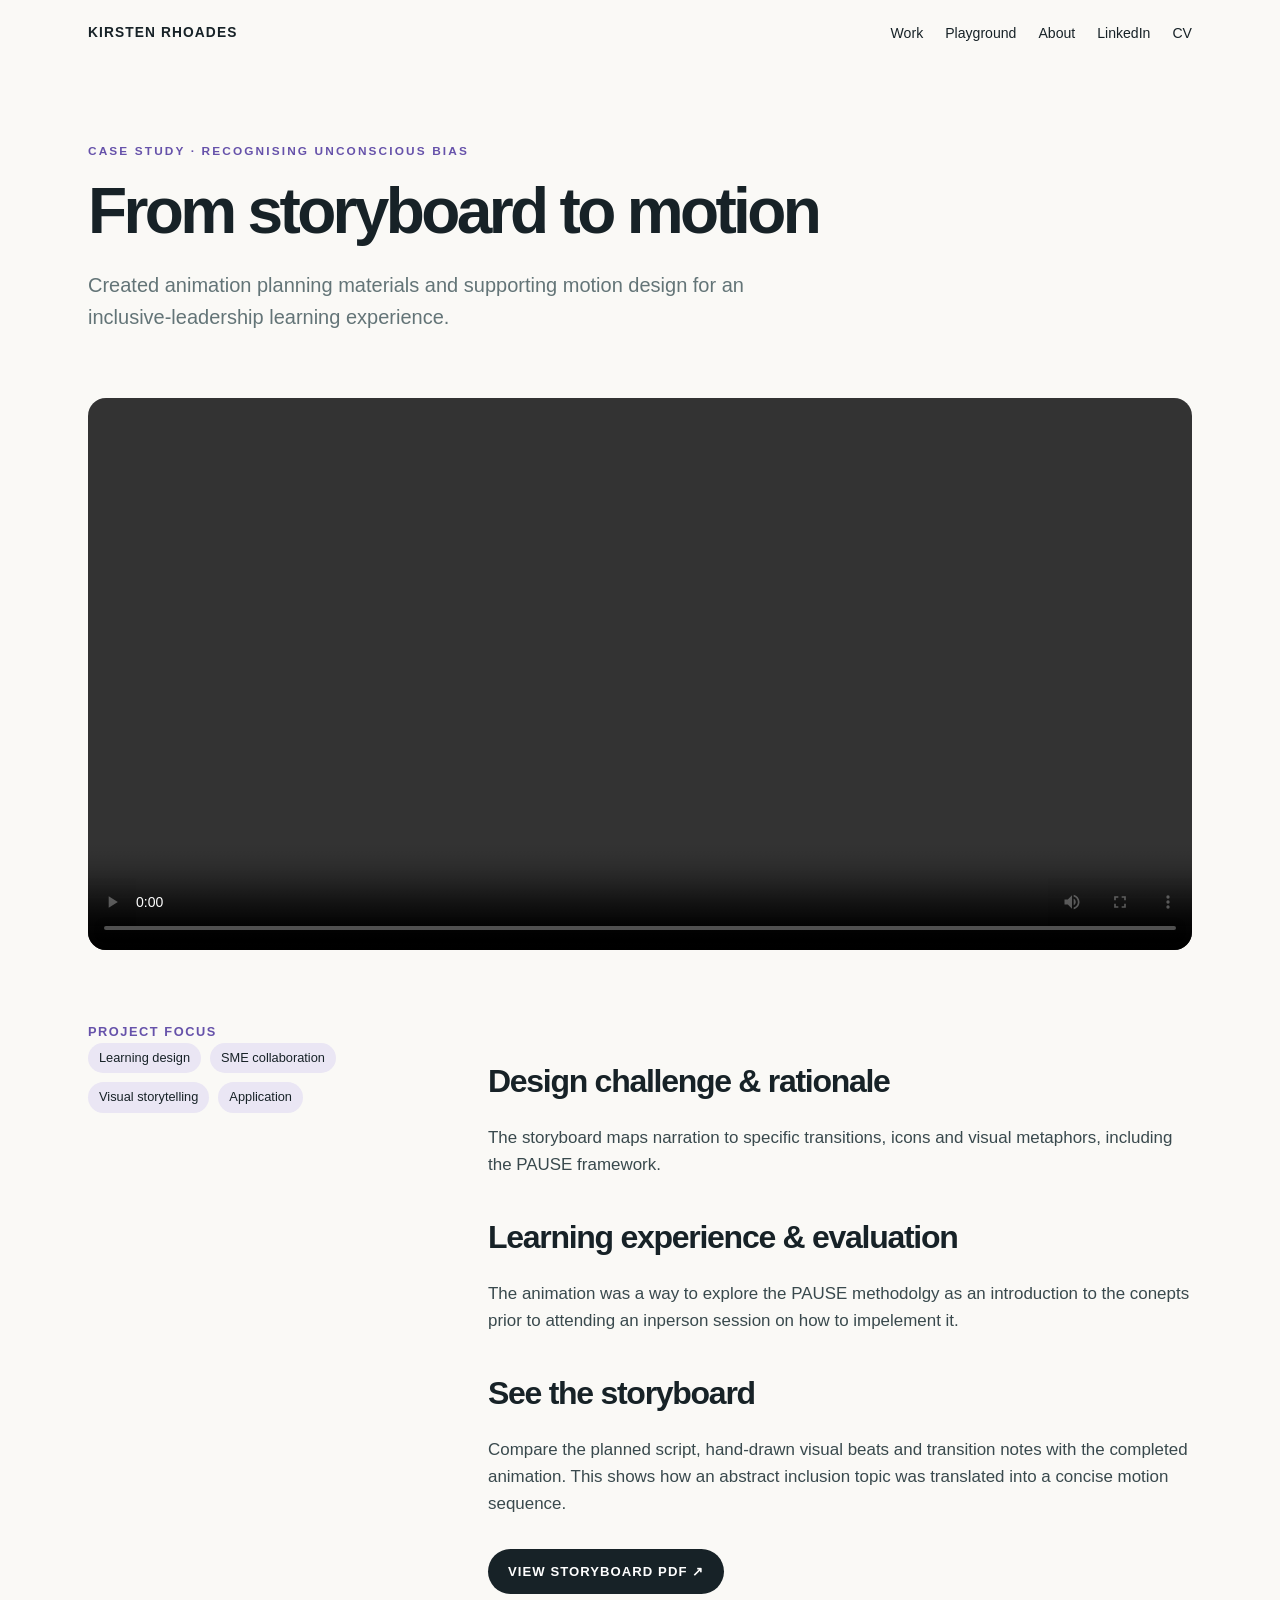
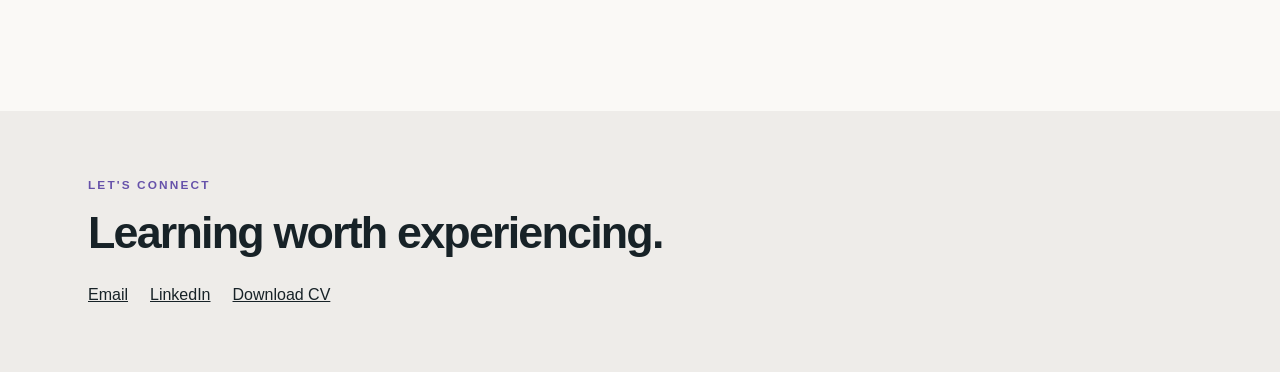
<file: projects/unconscious-bias.html>
<!DOCTYPE html>

<html lang="en"><head><meta charset="utf-8"/><meta content="width=device-width, initial-scale=1" name="viewport"/><meta content="Kirsten Rhoades - learner-centred digital and experiential learning portfolio" name="description"/><title>Recognising Unconscious Bias | Kirsten Rhoades</title><link href="../css/style.css" rel="stylesheet"/></head><body><header class="wrap nav"><a class="brand" href="../index.html">KIRSTEN RHOADES</a><nav class="navlinks"><a href="../index.html#work">Work</a><a href="../index.html#playground">Playground</a><a href="../index.html#about">About</a><a href="https://www.linkedin.com/in/kirsten-rhoades-006260187/" target="_blank" rel="noopener noreferrer">LinkedIn</a><a href="../assets/Kirsten-Rhoades-CV.docx">CV</a></nav></header><main><section class="wrap pagehero"><div class="eyebrow">CASE STUDY · Recognising Unconscious Bias</div><h1>From storyboard to motion</h1><p class="lead">Created animation planning materials and supporting motion design for an inclusive-leadership learning experience.</p></section><div class="wrap project-body"><video class="feature-media" controls="" playsinline="" preload="metadata"><source src="../media/unconscious-bias.mp4" type="video/mp4"/></video><div class="cols"><div><div class="section-label">Project focus</div><div class="chips"><span>Learning design</span><span>SME collaboration</span><span>Visual storytelling</span><span>Application</span></div></div><div class="narrative"><h2>Design challenge &amp; rationale</h2><p>The storyboard maps narration to specific transitions, icons and visual metaphors, including the PAUSE framework.</p><h2>Learning experience &amp; evaluation</h2>
<p>The animation was a way to explore the PAUSE methodolgy as an introduction to the conepts prior to attending an inperson session on how to impelement it. </p><h2>See the storyboard</h2><p>Compare the planned script, hand-drawn visual beats and transition notes with the completed animation. This shows how an abstract inclusion topic was translated into a concise motion sequence.</p><p><a class="button" href="../assets/unconscious-bias-storyboard.pdf" rel="noopener" target="_blank">VIEW STORYBOARD PDF ↗</a></p></div></div></div></main><footer class="footer"><div class="wrap"><div class="eyebrow">Let's connect</div><h2>Learning worth experiencing.</h2><div class="footer-links"><a href="mailto:kirstenrhoades@gmail.com">Email</a><a href="https://www.linkedin.com/in/kirsten-rhoades-006260187/" target="_blank" rel="noopener noreferrer">LinkedIn</a><a href="../assets/Kirsten-Rhoades-CV.docx">Download CV</a></div></div></footer></body></html>
</file>
<file: css/style.css>
:root{--bg:#faf9f6;--ink:#172227;--muted:#637477;--accent:#6652aa;--soft:#eae6f4}*{box-sizing:border-box}html{scroll-behavior:smooth}body{margin:0;font-family:Arial,Helvetica,sans-serif;color:var(--ink);background:var(--bg);line-height:1.6}a{color:inherit}.wrap{max-width:1160px;margin:auto;padding:0 28px}.nav{display:flex;justify-content:space-between;gap:22px;align-items:center;padding-top:22px;padding-bottom:22px}.nav a{text-decoration:none}.brand{font-weight:800;letter-spacing:.08em;font-size:.86rem}.navlinks{display:flex;gap:22px;flex-wrap:wrap}.navlinks a{font-size:.88rem}.hero{padding-top:105px;padding-bottom:110px}.eyebrow{font-size:.74rem;letter-spacing:.18em;text-transform:uppercase;color:var(--accent);font-weight:750}h1{font-size:clamp(2.8rem,6vw,5.8rem);line-height:1.08;letter-spacing:-.057em;max-width:950px;margin:17px 0 22px}h2{font-size:clamp(2rem,3.5vw,3.6rem);line-height:1.12;letter-spacing:-.04em;margin:12px 0 24px}h3{font-size:1.4rem;line-height:1.25;letter-spacing:-.025em}p{max-width:740px} .lead{font-size:1.25rem;color:var(--muted)}.button{display:inline-block;background:var(--ink);color:white;text-decoration:none;padding:12px 20px;border-radius:50px;margin-top:15px;font-weight:700;font-size:.82rem;letter-spacing:.08em}.section{padding-top:72px;padding-bottom:78px}.projects{display:grid;grid-template-columns:repeat(2,minmax(0,1fr));gap:24px}.project{background:white;border:1px solid #e8e6e0;border-radius:20px;overflow:hidden;text-decoration:none;display:block}.project img,.project video{width:100%;aspect-ratio:16/9;object-fit:cover;display:block;background:#e1dde9}.project-copy{padding:24px}.meta{color:var(--accent);letter-spacing:.11em;font-size:.72rem;font-weight:750}.project p{color:var(--muted);font-size:.95rem}.philosophy{background:var(--ink);color:white;padding:90px 0}.philosophy h2{font-size:clamp(3rem,6vw,6rem)}.philosophy p{color:#d4d9da;font-size:1.1rem}.steps{display:flex;flex-wrap:wrap;gap:12px;margin-top:40px}.steps span{padding:9px 14px;border:1px solid #586067;border-radius:60px;font-size:.86rem}.pagehero{padding-top:75px;padding-bottom:45px}.pagehero h1{font-size:clamp(2.8rem,5vw,5rem)}.project-body{padding-bottom:100px}.feature-media{width:100%;border-radius:18px;background:#e3e3e3;max-height:650px}.cols{display:grid;grid-template-columns:1fr 2fr;gap:48px;margin-top:65px}.section-label{letter-spacing:.12em;color:var(--accent);font-size:.8rem;font-weight:bold;text-transform:uppercase}.narrative{max-width:730px}.narrative h2{font-size:2rem;margin-top:42px}.narrative p{font-size:1.06rem;color:#39494d}.chips{display:flex;gap:9px;flex-wrap:wrap}.chips span{font-size:.8rem;background:var(--soft);padding:5px 11px;border-radius:30px}.footer{padding:65px 0;background:#eeece9}.footer-links{display:flex;gap:22px}.notice{border-left:3px solid var(--accent);padding:8px 18px;background:#efedf4;color:#48545a;margin:22px 0}.media-list{display:grid;grid-template-columns:1fr 1fr;gap:18px}.media-list video{width:100%;border-radius:12px}.small{font-size:.86rem;color:var(--muted)}@media(max-width:750px){.projects,.cols,.media-list{grid-template-columns:1fr}.hero{padding-top:65px;padding-bottom:65px}.section{padding-top:45px;padding-bottom:50px}.nav{align-items:flex-start;flex-direction:column}.navlinks{gap:14px}.cols{gap:0;margin-top:35px}}

.project a:hover,.footer a:hover{color:var(--accent)}.project{transition:transform .2s ease,box-shadow .2s ease}.project:hover{transform:translateY(-3px);box-shadow:0 14px 35px #16222712}video{max-width:100%}video:focus-visible,a:focus-visible{outline:3px solid var(--accent);outline-offset:3px}@media(prefers-reduced-motion:reduce){html{scroll-behavior:auto}.project{transition:none}}
</file>
